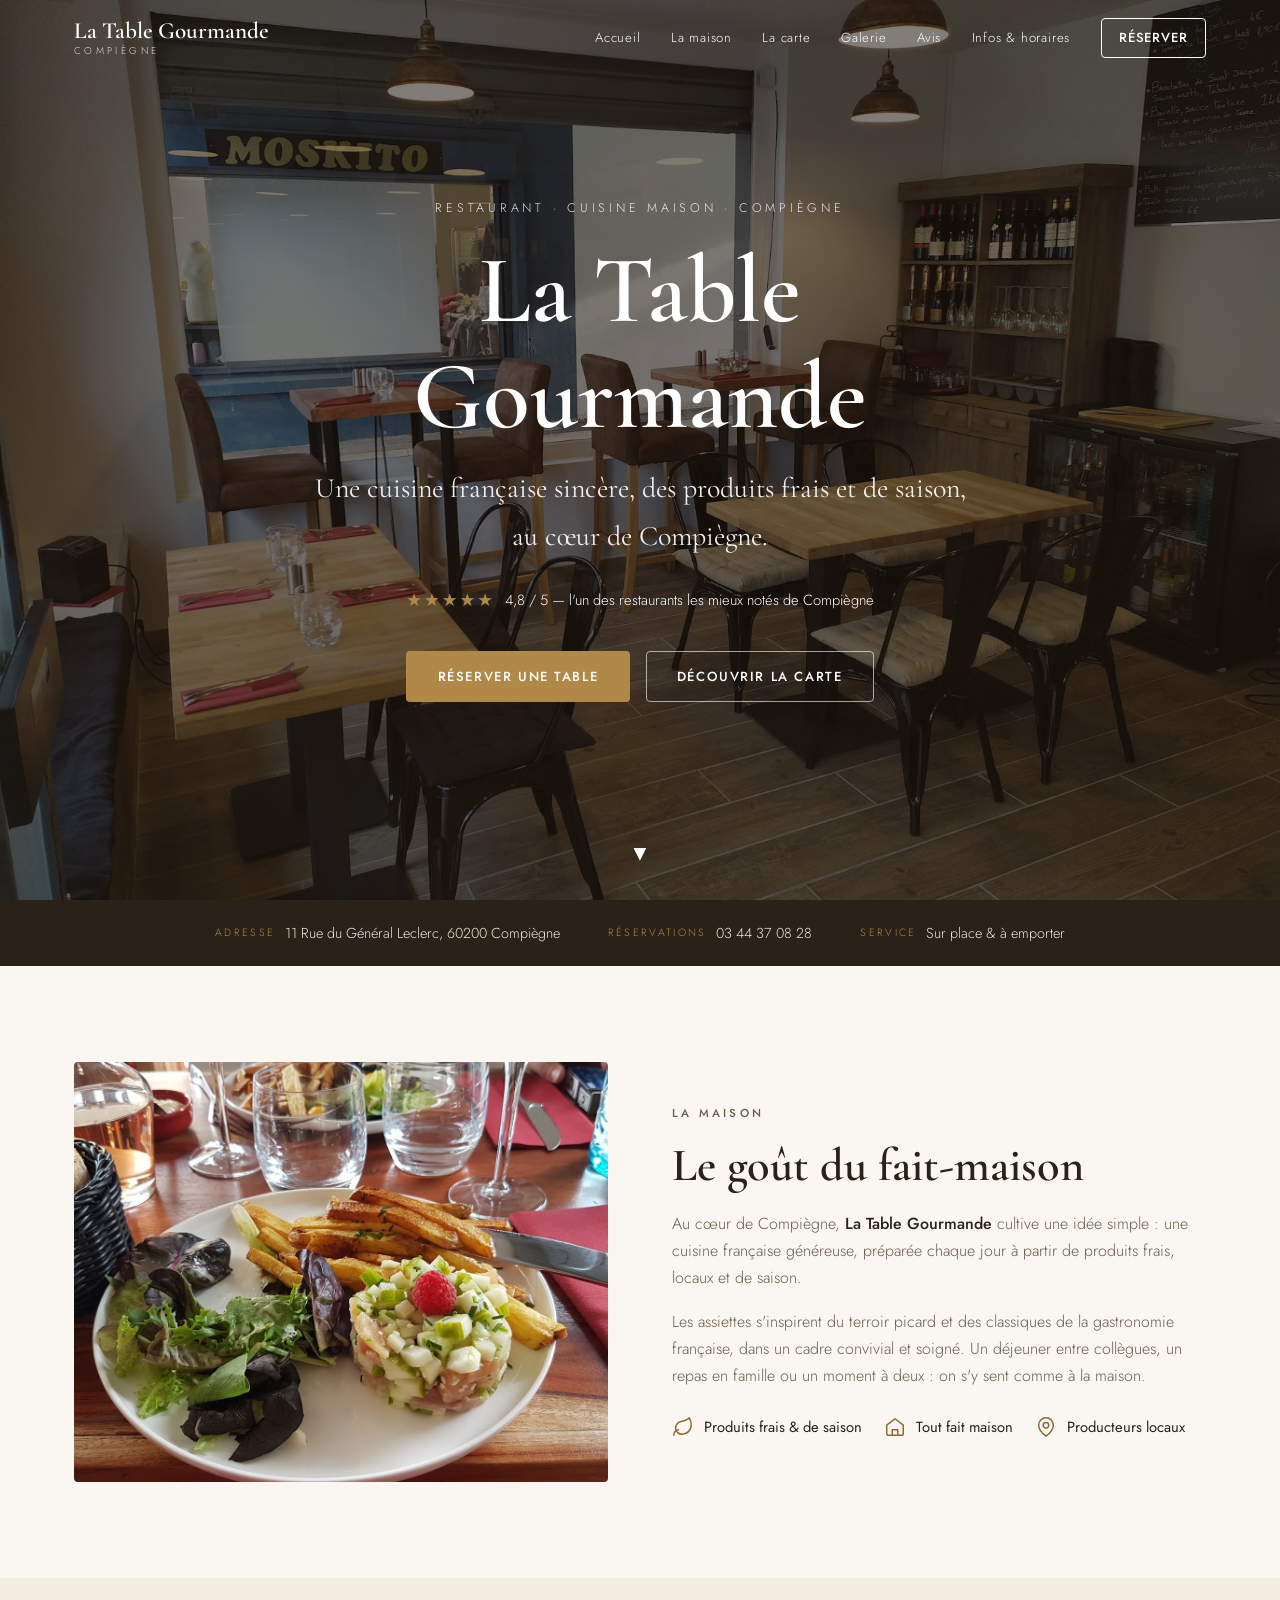
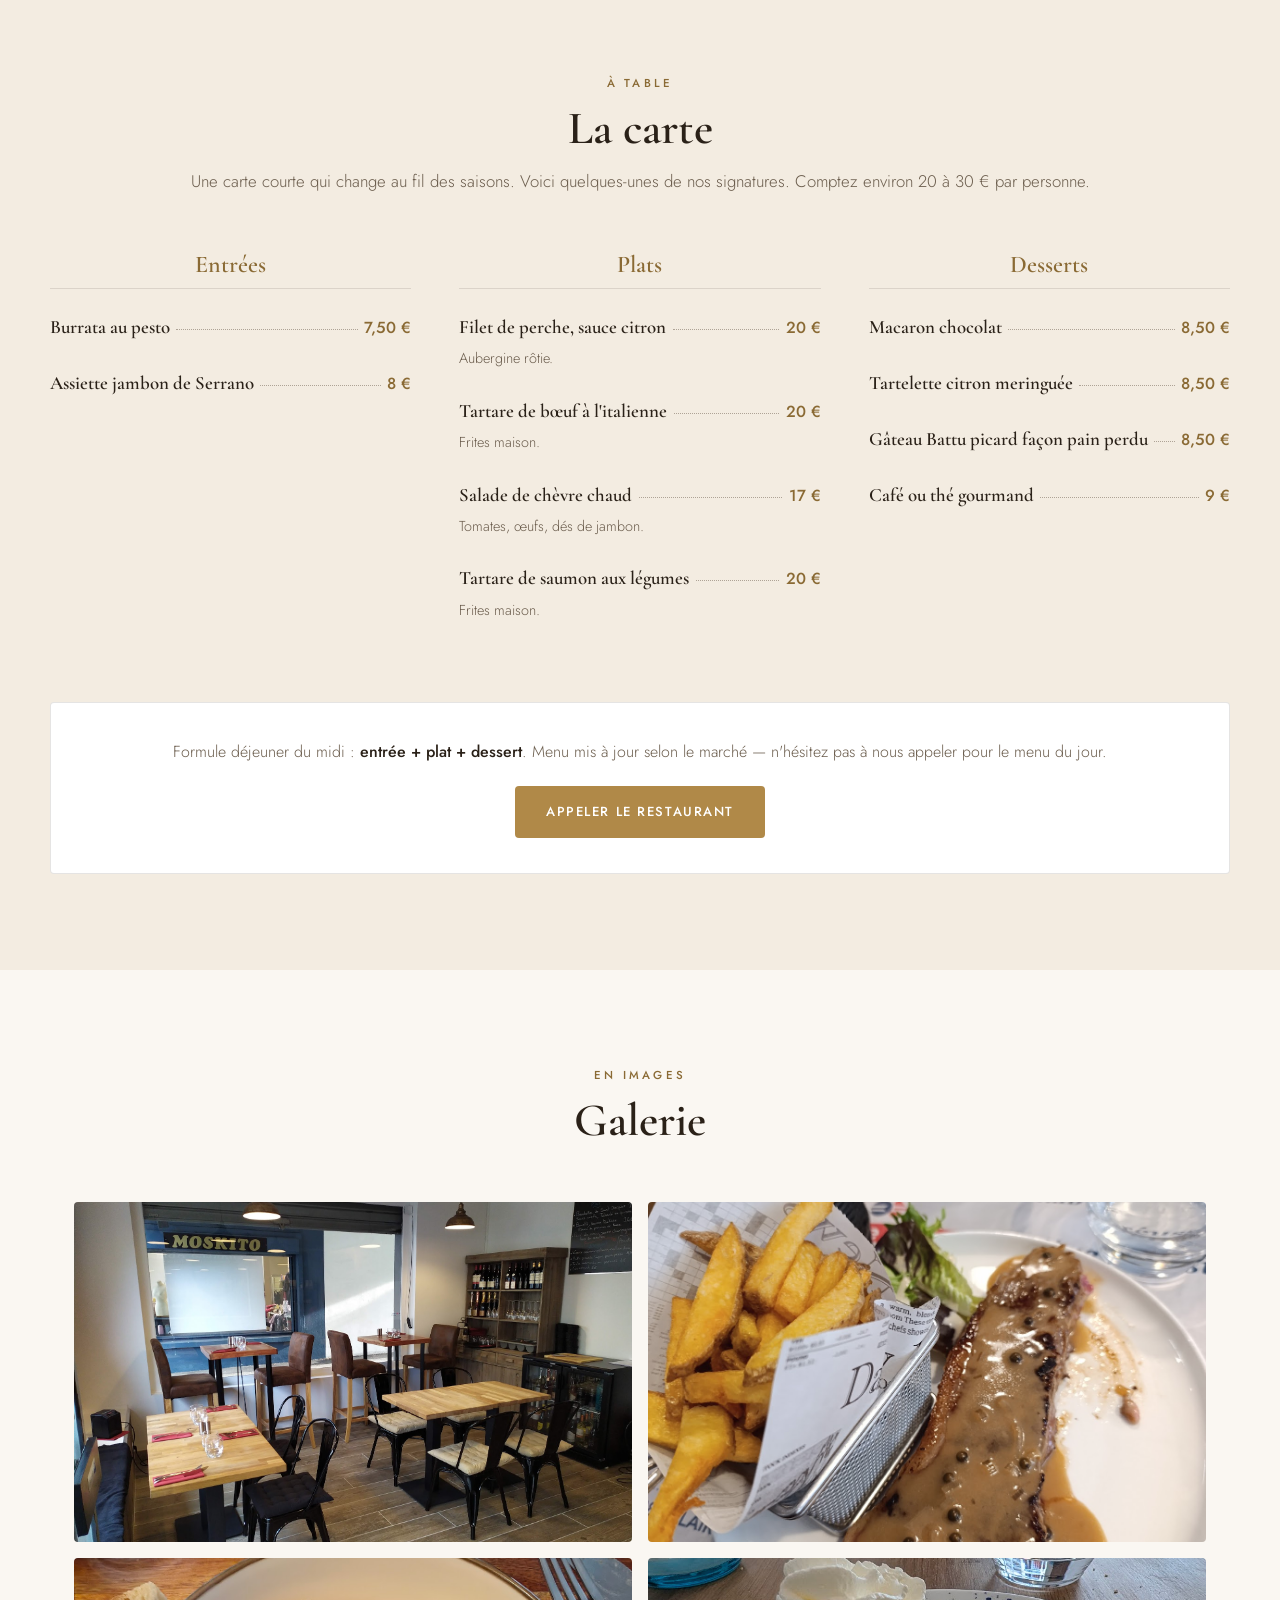
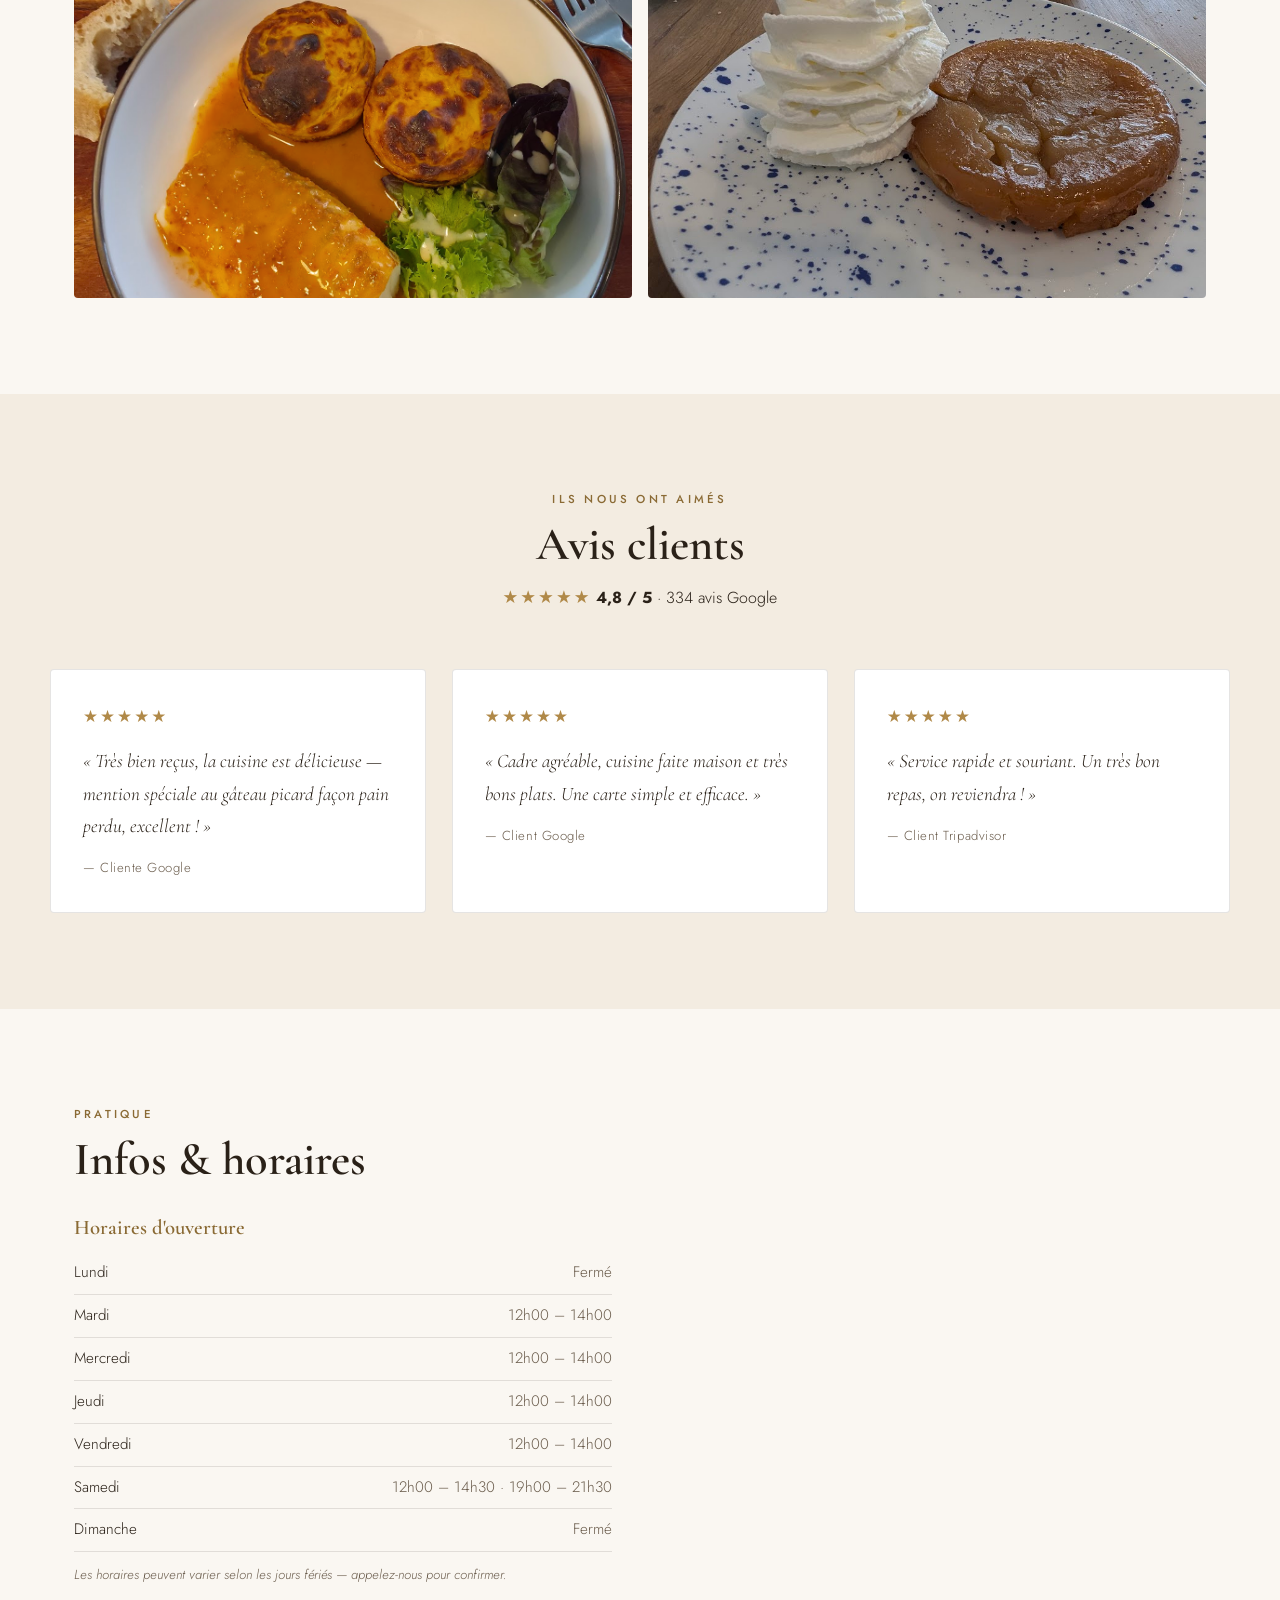
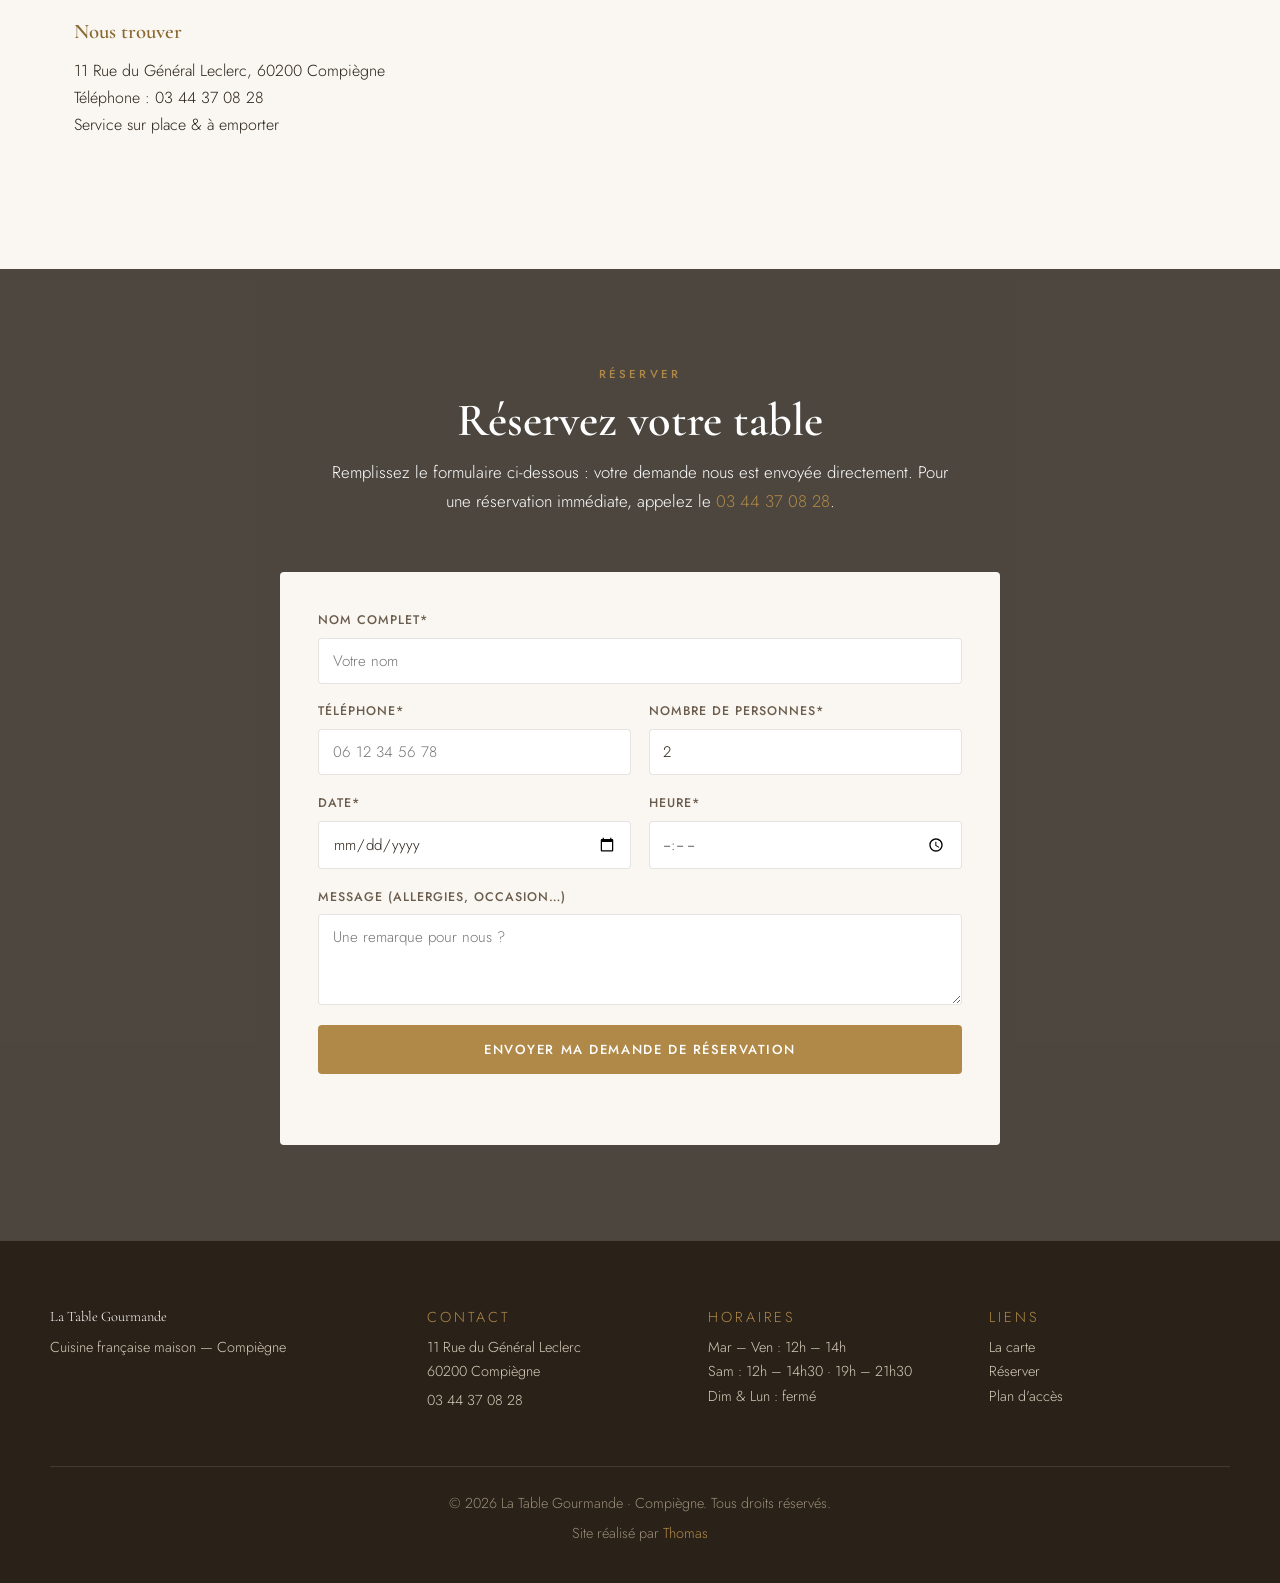
<file: index.html>
<!DOCTYPE html>
<html lang="fr">
<head>
  <meta charset="UTF-8" />
  <meta name="viewport" content="width=device-width, initial-scale=1.0" />
  <title>La Table Gourmande — Restaurant à Compiègne | Cuisine maison & terroir picard</title>
  <meta name="description" content="La Table Gourmande, restaurant de cuisine française maison au cœur de Compiègne. Produits frais, locaux et de saison. Spécialités picardes, foie gras, ris de veau. Réservez au 03 44 37 08 28." />
  <meta name="keywords" content="restaurant Compiègne, cuisine française, La Table Gourmande, spécialités picardes, restaurant gastronomique Compiègne, déjeuner Compiègne, foie gras, ris de veau" />
  <meta name="author" content="La Table Gourmande" />
  <meta name="robots" content="index, follow" />

  <!-- Favicon (SVG inline : monogramme TG, évite l'erreur 404 favicon.ico) -->
  <link rel="icon" href="data:image/svg+xml,%3Csvg xmlns='http://www.w3.org/2000/svg' viewBox='0 0 64 64'%3E%3Crect width='64' height='64' rx='12' fill='%23163a32'/%3E%3Ctext x='32' y='44' font-family='Georgia,serif' font-size='34' font-weight='700' fill='%23d9b26a' text-anchor='middle'%3ETG%3C/text%3E%3C/svg%3E" />

  <!-- Open Graph / réseaux sociaux -->
  <meta property="og:type" content="restaurant" />
  <meta property="og:title" content="La Table Gourmande — Restaurant à Compiègne" />
  <meta property="og:description" content="Cuisine française maison, produits frais et de saison. 4,8★ — l'un des restaurants les mieux notés de Compiègne." />
  <meta property="og:image" content="https://newtocode13yearsold.github.io/la-table-gourmande/images/hero.jpg" />
  <meta property="og:locale" content="fr_FR" />

  <link rel="preconnect" href="https://fonts.googleapis.com" />
  <link rel="preconnect" href="https://fonts.gstatic.com" crossorigin />
  <link href="https://fonts.googleapis.com/css2?family=Cormorant+Garamond:wght@400;500;600;700&family=Jost:wght@300;400;500;600&display=swap" rel="stylesheet" />
  <link rel="stylesheet" href="styles.css" />

  <!-- Données structurées Google (rich results : avis, horaires, adresse) -->
  <script type="application/ld+json">
  {
    "@context": "https://schema.org",
    "@type": "Restaurant",
    "name": "La Table Gourmande",
    "image": "https://newtocode13yearsold.github.io/la-table-gourmande/images/hero.jpg",
    "servesCuisine": ["Française", "Picarde", "Cuisine maison"],
    "priceRange": "€€",
    "telephone": "+33344370828",
    "address": {
      "@type": "PostalAddress",
      "streetAddress": "11 Rue du Général Leclerc",
      "addressLocality": "Compiègne",
      "postalCode": "60200",
      "addressCountry": "FR"
    },
    "geo": {
      "@type": "GeoCoordinates",
      "latitude": 49.4179,
      "longitude": 2.8261
    },
    "aggregateRating": {
      "@type": "AggregateRating",
      "ratingValue": "4.8",
      "reviewCount": "334"
    },
    "openingHoursSpecification": [
      { "@type": "OpeningHoursSpecification", "dayOfWeek": ["Tuesday","Wednesday","Thursday","Friday"], "opens": "12:00", "closes": "14:00" },
      { "@type": "OpeningHoursSpecification", "dayOfWeek": "Saturday", "opens": "12:00", "closes": "14:30" },
      { "@type": "OpeningHoursSpecification", "dayOfWeek": "Saturday", "opens": "19:00", "closes": "21:30" }
    ],
    "acceptsReservations": "True",
    "url": ""
  }
  </script>
</head>
<body>

  <!-- ===== Barre de navigation ===== -->
  <header class="nav" id="nav">
    <div class="nav__inner">
      <a href="#accueil" class="nav__brand">
        <span class="nav__brand-main">La Table Gourmande</span>
        <span class="nav__brand-sub">Compiègne</span>
      </a>
      <nav class="nav__links" id="navLinks">
        <a href="#accueil">Accueil</a>
        <a href="#histoire">La maison</a>
        <a href="#carte">La carte</a>
        <a href="#galerie">Galerie</a>
        <a href="#avis">Avis</a>
        <a href="#infos">Infos &amp; horaires</a>
        <a href="#reservation" class="nav__cta">Réserver</a>
      </nav>
      <button class="nav__burger" id="burger" aria-label="Ouvrir le menu" aria-expanded="false">
        <span></span><span></span><span></span>
      </button>
    </div>
  </header>

  <!-- ===== Hero ===== -->
  <section class="hero" id="accueil">
    <div class="hero__overlay"></div>
    <div class="hero__content">
      <p class="hero__eyebrow">Restaurant · Cuisine maison · Compiègne</p>
      <h1 class="hero__title">La Table Gourmande</h1>
      <p class="hero__tagline">Une cuisine française sincère, des produits frais et de saison,<br />au cœur de Compiègne.</p>
      <div class="hero__rating">
        <span class="stars" aria-hidden="true">★★★★★</span>
        <span>4,8 / 5 — l'un des restaurants les mieux notés de Compiègne</span>
      </div>
      <div class="hero__actions">
        <a href="#reservation" class="btn btn--primary">Réserver une table</a>
        <a href="#carte" class="btn btn--ghost">Découvrir la carte</a>
      </div>
    </div>
    <a href="#histoire" class="hero__scroll" aria-label="Descendre">▾</a>
  </section>

  <!-- ===== Bandeau pratique ===== -->
  <section class="strip">
    <div class="strip__item"><span class="strip__label">Adresse</span><span>11 Rue du Général Leclerc, 60200 Compiègne</span></div>
    <div class="strip__item"><span class="strip__label">Réservations</span><a href="tel:+33344370828">03 44 37 08 28</a></div>
    <div class="strip__item"><span class="strip__label">Service</span><span>Sur place &amp; à emporter</span></div>
  </section>

  <!-- ===== La maison ===== -->
  <section class="section histoire" id="histoire">
    <div class="histoire__grid">
      <div class="histoire__media">
        <img src="images/maison.jpg" alt="Assiette maison : tartare de saumon, frites maison et salade" loading="lazy" />
      </div>
      <div class="histoire__text">
        <p class="eyebrow">La maison</p>
        <h2>Le goût du fait-maison</h2>
        <p>Au cœur de Compiègne, <strong>La Table Gourmande</strong> cultive une idée simple : une cuisine française généreuse, préparée chaque jour à partir de produits frais, locaux et de saison.</p>
        <p>Les assiettes s'inspirent du terroir picard et des classiques de la gastronomie française, dans un cadre convivial et soigné. Un déjeuner entre collègues, un repas en famille ou un moment à deux : on s'y sent comme à la maison.</p>
        <ul class="histoire__points">
          <li>
            <svg viewBox="0 0 24 24" fill="none" stroke="currentColor" stroke-width="1.6" stroke-linecap="round" stroke-linejoin="round" aria-hidden="true"><path d="M11 20A7 7 0 0 1 9.8 6.1C15.5 5 17 4.48 19 2c1 2 2 4.18 2 8 0 5.5-4.78 10-10 10Z"/><path d="M2 21c0-3 1.85-5.36 5.08-6"/></svg>
            Produits frais &amp; de saison
          </li>
          <li>
            <svg viewBox="0 0 24 24" fill="none" stroke="currentColor" stroke-width="1.6" stroke-linecap="round" stroke-linejoin="round" aria-hidden="true"><path d="M3 10l9-7 9 7v9a2 2 0 0 1-2 2H5a2 2 0 0 1-2-2z"/><path d="M9 21v-6h6v6"/></svg>
            Tout fait maison
          </li>
          <li>
            <svg viewBox="0 0 24 24" fill="none" stroke="currentColor" stroke-width="1.6" stroke-linecap="round" stroke-linejoin="round" aria-hidden="true"><path d="M20 10c0 6-8 12-8 12s-8-6-8-12a8 8 0 0 1 16 0Z"/><circle cx="12" cy="10" r="3"/></svg>
            Producteurs locaux
          </li>
        </ul>
      </div>
    </div>
  </section>

  <!-- ===== La carte ===== -->
  <section class="section carte" id="carte">
    <div class="section__head">
      <p class="eyebrow">À table</p>
      <h2>La carte</h2>
      <p class="section__lead">Une carte courte qui change au fil des saisons. Voici quelques-unes de nos signatures. Comptez environ 20 à 30 € par personne.</p>
    </div>

    <div class="menu">
      <div class="menu__col">
        <h3 class="menu__cat">Entrées</h3>
        <div class="menu__item"><div class="menu__line"><span class="menu__name">Burrata au pesto</span><span class="dots"></span><span class="menu__price">7,50 €</span></div></div>
        <div class="menu__item"><div class="menu__line"><span class="menu__name">Assiette jambon de Serrano</span><span class="dots"></span><span class="menu__price">8 €</span></div></div>
      </div>

      <div class="menu__col">
        <h3 class="menu__cat">Plats</h3>
        <div class="menu__item"><div class="menu__line"><span class="menu__name">Filet de perche, sauce citron</span><span class="dots"></span><span class="menu__price">20 €</span></div><p class="menu__desc">Aubergine rôtie.</p></div>
        <div class="menu__item"><div class="menu__line"><span class="menu__name">Tartare de bœuf à l'italienne</span><span class="dots"></span><span class="menu__price">20 €</span></div><p class="menu__desc">Frites maison.</p></div>
        <div class="menu__item"><div class="menu__line"><span class="menu__name">Salade de chèvre chaud</span><span class="dots"></span><span class="menu__price">17 €</span></div><p class="menu__desc">Tomates, œufs, dés de jambon.</p></div>
        <div class="menu__item"><div class="menu__line"><span class="menu__name">Tartare de saumon aux légumes</span><span class="dots"></span><span class="menu__price">20 €</span></div><p class="menu__desc">Frites maison.</p></div>
      </div>

      <div class="menu__col">
        <h3 class="menu__cat">Desserts</h3>
        <div class="menu__item"><div class="menu__line"><span class="menu__name">Macaron chocolat</span><span class="dots"></span><span class="menu__price">8,50 €</span></div></div>
        <div class="menu__item"><div class="menu__line"><span class="menu__name">Tartelette citron meringuée</span><span class="dots"></span><span class="menu__price">8,50 €</span></div></div>
        <div class="menu__item"><div class="menu__line"><span class="menu__name">Gâteau Battu picard façon pain perdu</span><span class="dots"></span><span class="menu__price">8,50 €</span></div></div>
        <div class="menu__item"><div class="menu__line"><span class="menu__name">Café ou thé gourmand</span><span class="dots"></span><span class="menu__price">9 €</span></div></div>
      </div>
    </div>

    <div class="carte__note">
      <p>Formule déjeuner du midi : <strong>entrée + plat + dessert</strong>. Menu mis à jour selon le marché — n'hésitez pas à nous appeler pour le menu du jour.</p>
      <a href="tel:+33344370828" class="btn btn--primary">Appeler le restaurant</a>
    </div>
  </section>

  <!-- ===== Galerie ===== -->
  <section class="section galerie" id="galerie">
    <div class="section__head">
      <p class="eyebrow">En images</p>
      <h2>Galerie</h2>
    </div>
    <div class="gallery">
      <img src="images/hero.jpg" alt="La salle du restaurant La Table Gourmande" loading="lazy" />
      <img src="images/gallery-1.jpg" alt="Pièce de viande, sauce au poivre vert, frites maison et salade" loading="lazy" />
      <img src="images/gallery-2.jpg" alt="Plat gratiné et sa garniture, salade fraîche" loading="lazy" />
      <img src="images/gallery-3.jpg" alt="Tarte Tatin maison et sa chantilly" loading="lazy" />
    </div>
  </section>

  <!-- ===== Avis ===== -->
  <section class="section avis" id="avis">
    <div class="section__head">
      <p class="eyebrow">Ils nous ont aimés</p>
      <h2>Avis clients</h2>
      <div class="avis__score"><span class="stars">★★★★★</span> <strong>4,8 / 5</strong> · 334 avis Google</div>
    </div>
    <div class="reviews">
      <blockquote class="review">
        <span class="stars">★★★★★</span>
        <p>« Très bien reçus, la cuisine est délicieuse — mention spéciale au gâteau picard façon pain perdu, excellent ! »</p>
        <footer>— Cliente Google</footer>
      </blockquote>
      <blockquote class="review">
        <span class="stars">★★★★★</span>
        <p>« Cadre agréable, cuisine faite maison et très bons plats. Une carte simple et efficace. »</p>
        <footer>— Client Google</footer>
      </blockquote>
      <blockquote class="review">
        <span class="stars">★★★★★</span>
        <p>« Service rapide et souriant. Un très bon repas, on reviendra ! »</p>
        <footer>— Client Tripadvisor</footer>
      </blockquote>
    </div>
  </section>

  <!-- ===== Infos & horaires + carte ===== -->
  <section class="section infos" id="infos">
    <div class="infos__grid">
      <div class="infos__block">
        <p class="eyebrow">Pratique</p>
        <h2>Infos &amp; horaires</h2>

        <div class="infos__row">
          <h3>Horaires d'ouverture</h3>
          <table class="hours">
            <tr><td>Lundi</td><td class="closed">Fermé</td></tr>
            <tr><td>Mardi</td><td>12h00 – 14h00</td></tr>
            <tr><td>Mercredi</td><td>12h00 – 14h00</td></tr>
            <tr><td>Jeudi</td><td>12h00 – 14h00</td></tr>
            <tr><td>Vendredi</td><td>12h00 – 14h00</td></tr>
            <tr><td>Samedi</td><td>12h00 – 14h30 · 19h00 – 21h30</td></tr>
            <tr><td>Dimanche</td><td class="closed">Fermé</td></tr>
          </table>
          <p class="infos__hint">Les horaires peuvent varier selon les jours fériés — appelez-nous pour confirmer.</p>
        </div>

        <div class="infos__row">
          <h3>Nous trouver</h3>
          <p><a href="https://maps.google.com/?q=La+Table+Gourmande+11+Rue+du+Général+Leclerc+Compiègne" target="_blank" rel="noopener">11 Rue du Général Leclerc, 60200 Compiègne</a></p>
          <p>Téléphone : <a href="tel:+33344370828">03 44 37 08 28</a></p>
          <p>Service sur place &amp; à emporter</p>
        </div>
      </div>

      <div class="infos__map">
        <iframe
          title="Carte — La Table Gourmande, Compiègne"
          src="https://www.google.com/maps?q=11%20Rue%20du%20G%C3%A9n%C3%A9ral%20Leclerc%2C%2060200%20Compi%C3%A8gne&output=embed"
          loading="lazy"
          referrerpolicy="no-referrer-when-downgrade"></iframe>
      </div>
    </div>
  </section>

  <!-- ===== Réservation ===== -->
  <section class="section reservation" id="reservation">
    <div class="reservation__inner">
      <div class="section__head">
        <p class="eyebrow">Réserver</p>
        <h2>Réservez votre table</h2>
        <p class="section__lead">Remplissez le formulaire ci-dessous : votre demande nous est envoyée directement. Pour une réservation immédiate, appelez le <a href="tel:+33344370828">03 44 37 08 28</a>.</p>
      </div>

      <form class="form" id="reservationForm" novalidate>
        <div class="form__grid">
          <label class="form__full">Nom complet*
            <input type="text" name="nom" required placeholder="Votre nom" />
          </label>
          <label>Téléphone*
            <input type="tel" name="tel" required placeholder="06 12 34 56 78" />
          </label>
          <label>Nombre de personnes*
            <input type="number" name="couverts" min="1" max="30" value="2" required />
          </label>
          <label>Date*
            <input type="date" name="date" required />
          </label>
          <label>Heure*
            <input type="time" name="heure" required />
          </label>
        </div>
        <label>Message (allergies, occasion…)
          <textarea name="message" rows="3" placeholder="Une remarque pour nous ?"></textarea>
        </label>
        <button type="submit" class="btn btn--primary btn--full">Envoyer ma demande de réservation</button>
        <p class="form__status" id="formStatus" role="status"></p>
      </form>
    </div>
  </section>

  <!-- ===== Pied de page ===== -->
  <footer class="footer">
    <div class="footer__grid">
      <div>
        <p class="footer__brand">La Table Gourmande</p>
        <p>Cuisine française maison — Compiègne</p>
      </div>
      <div>
        <p class="footer__title">Contact</p>
        <p>11 Rue du Général Leclerc<br />60200 Compiègne</p>
        <p><a href="tel:+33344370828">03 44 37 08 28</a></p>
      </div>
      <div>
        <p class="footer__title">Horaires</p>
        <p>Mar – Ven : 12h – 14h<br />Sam : 12h – 14h30 · 19h – 21h30<br />Dim &amp; Lun : fermé</p>
      </div>
      <div>
        <p class="footer__title">Liens</p>
        <p><a href="#carte">La carte</a><br /><a href="#reservation">Réserver</a><br /><a href="https://maps.google.com/?q=La+Table+Gourmande+Compiègne" target="_blank" rel="noopener">Plan d'accès</a></p>
      </div>
    </div>
    <div class="footer__bottom">
      <p>© <span id="year"></span> La Table Gourmande · Compiègne. Tous droits réservés.</p>
      <p class="footer__credit">Site réalisé par <a href="https://portfolio.ciril8596.workers.dev/" target="_blank" rel="noopener">Thomas</a></p>
    </div>
  </footer>

  <a href="tel:+33344370828" class="fab" aria-label="Appeler le restaurant">📞</a>

  <script src="script.js"></script>
</body>
</html>
</file>
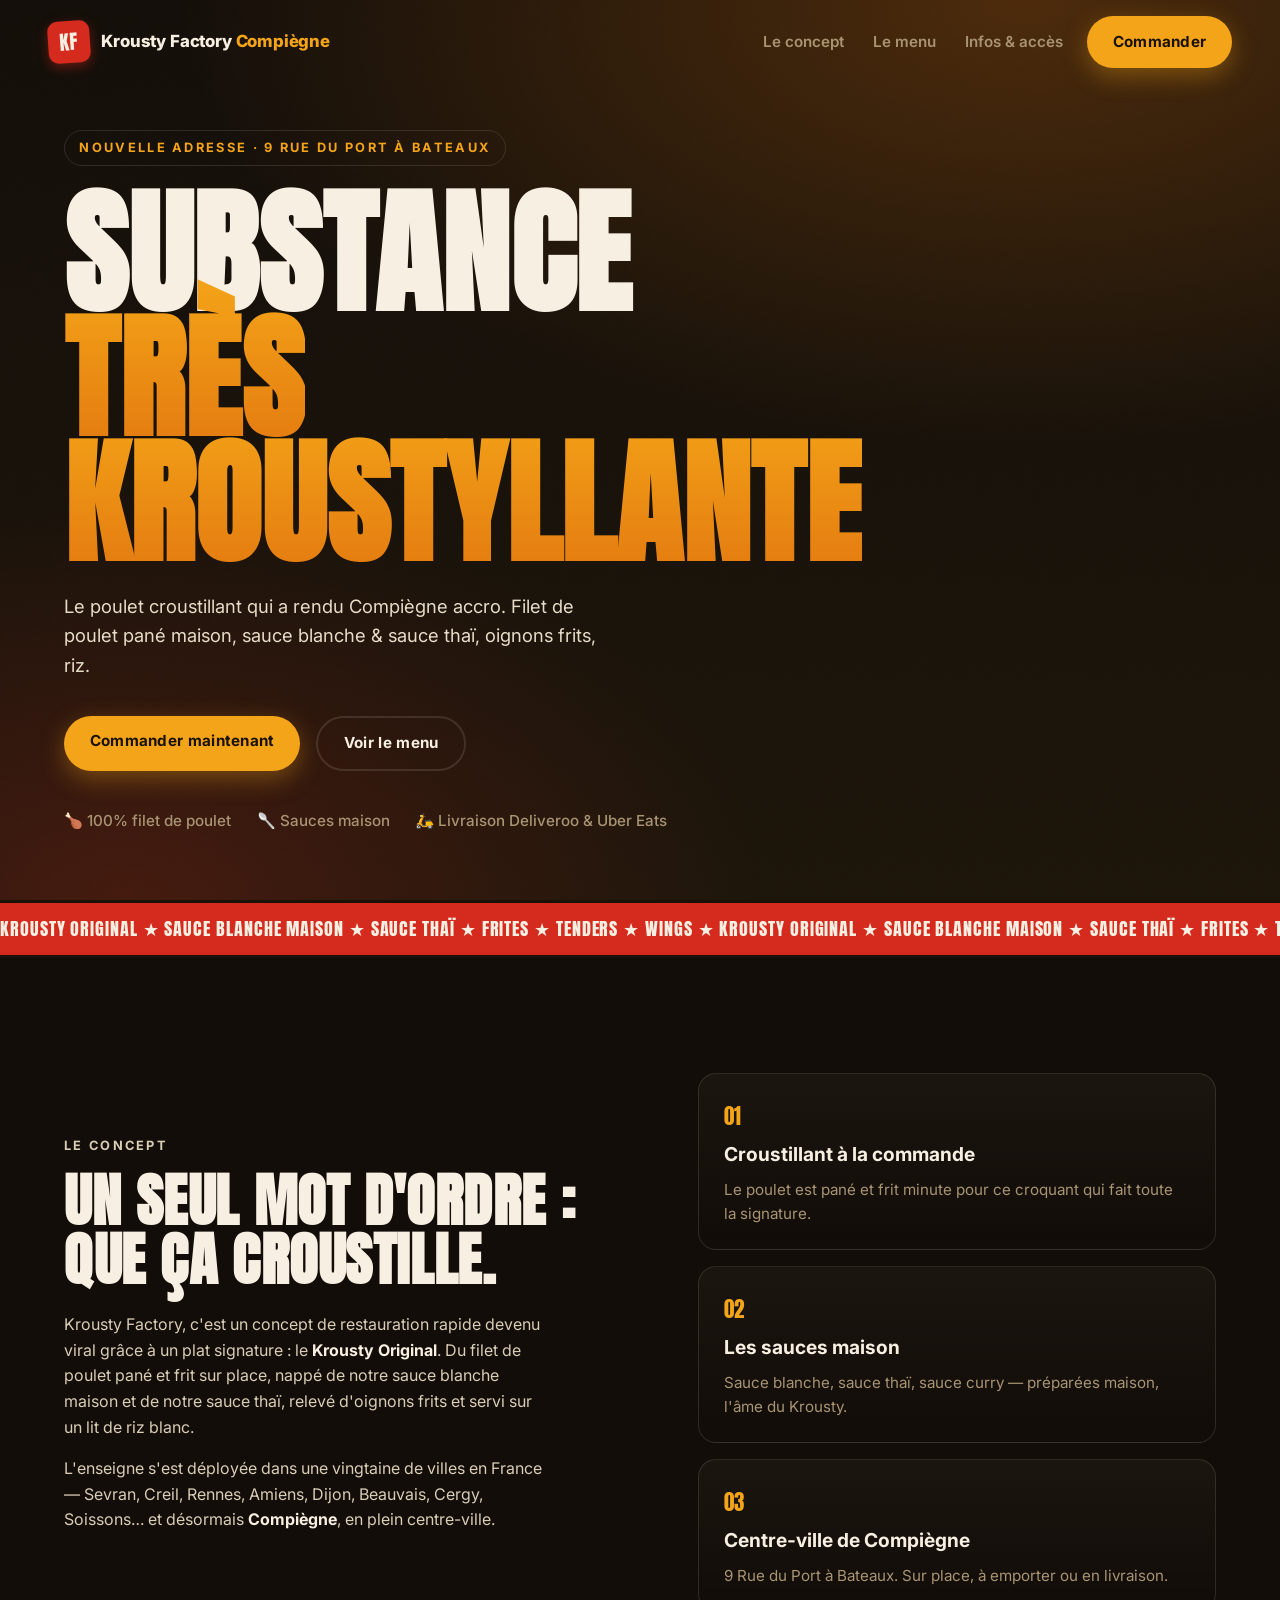
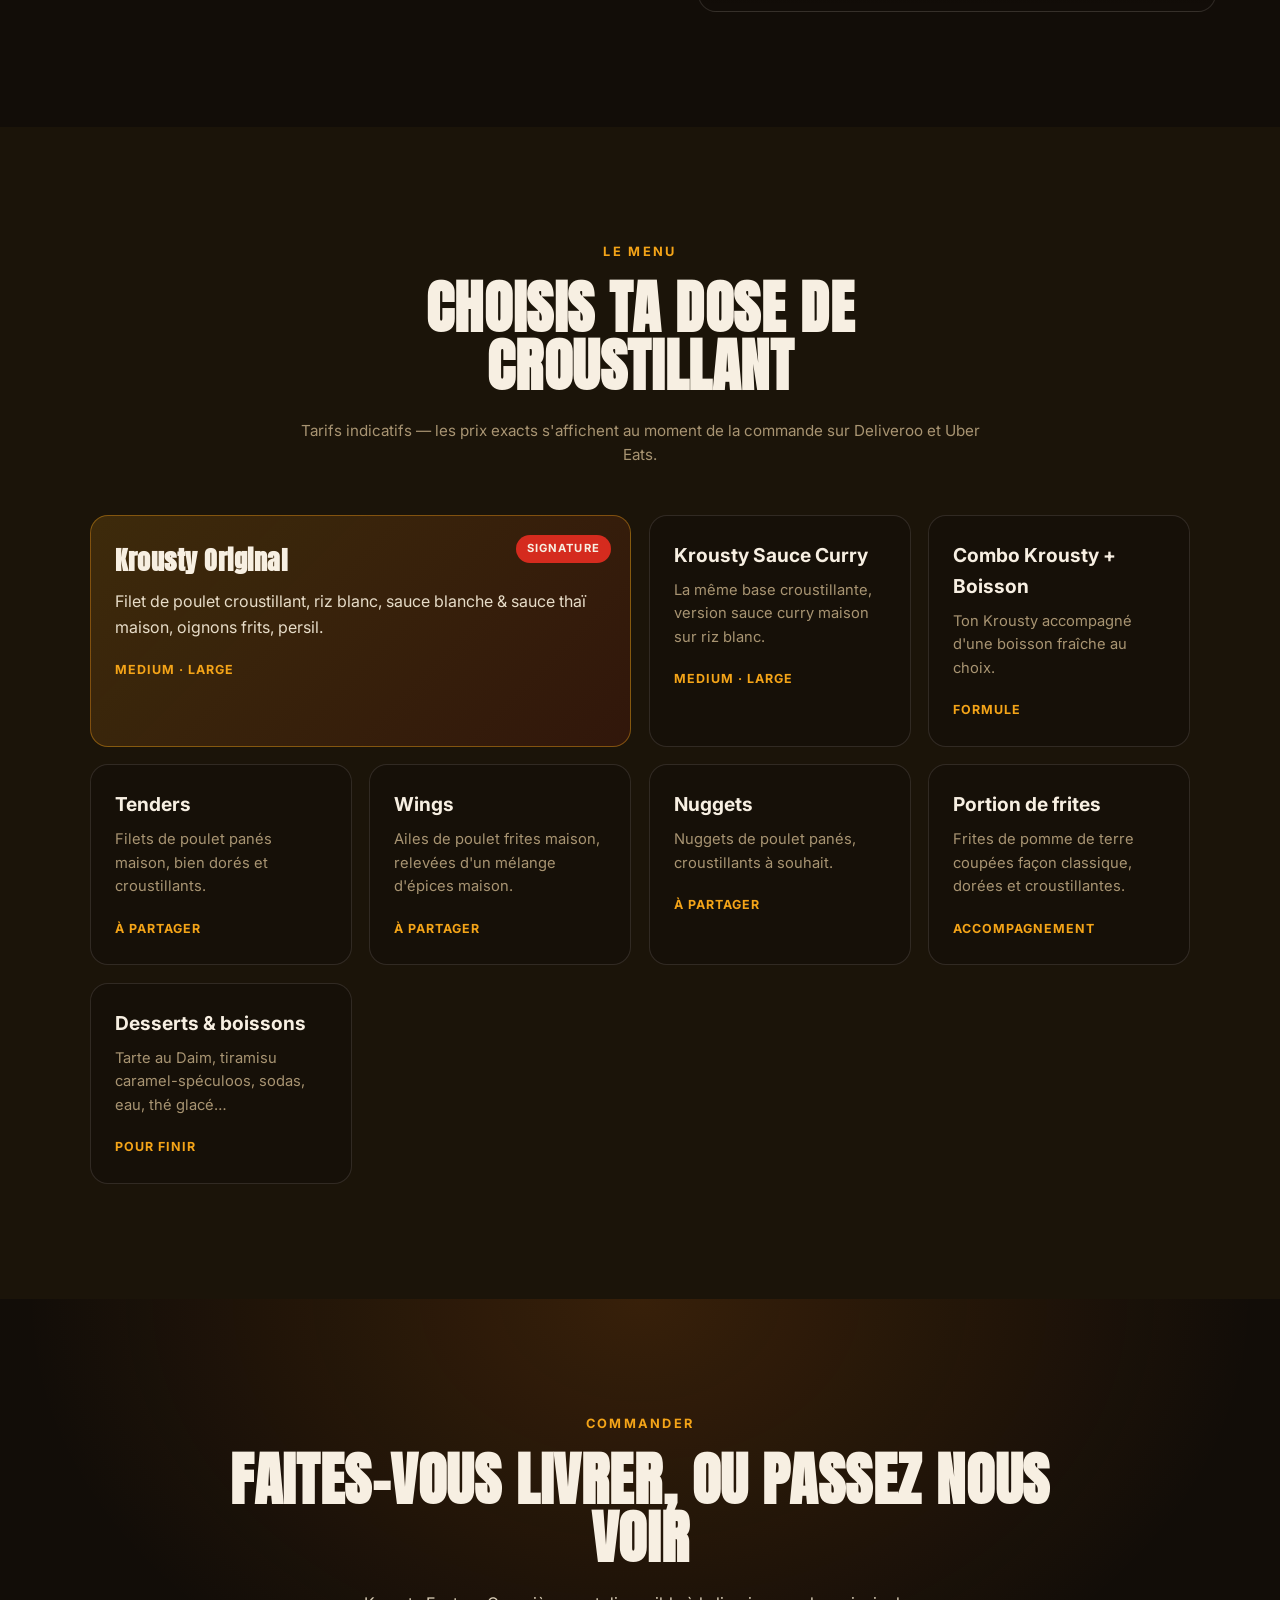
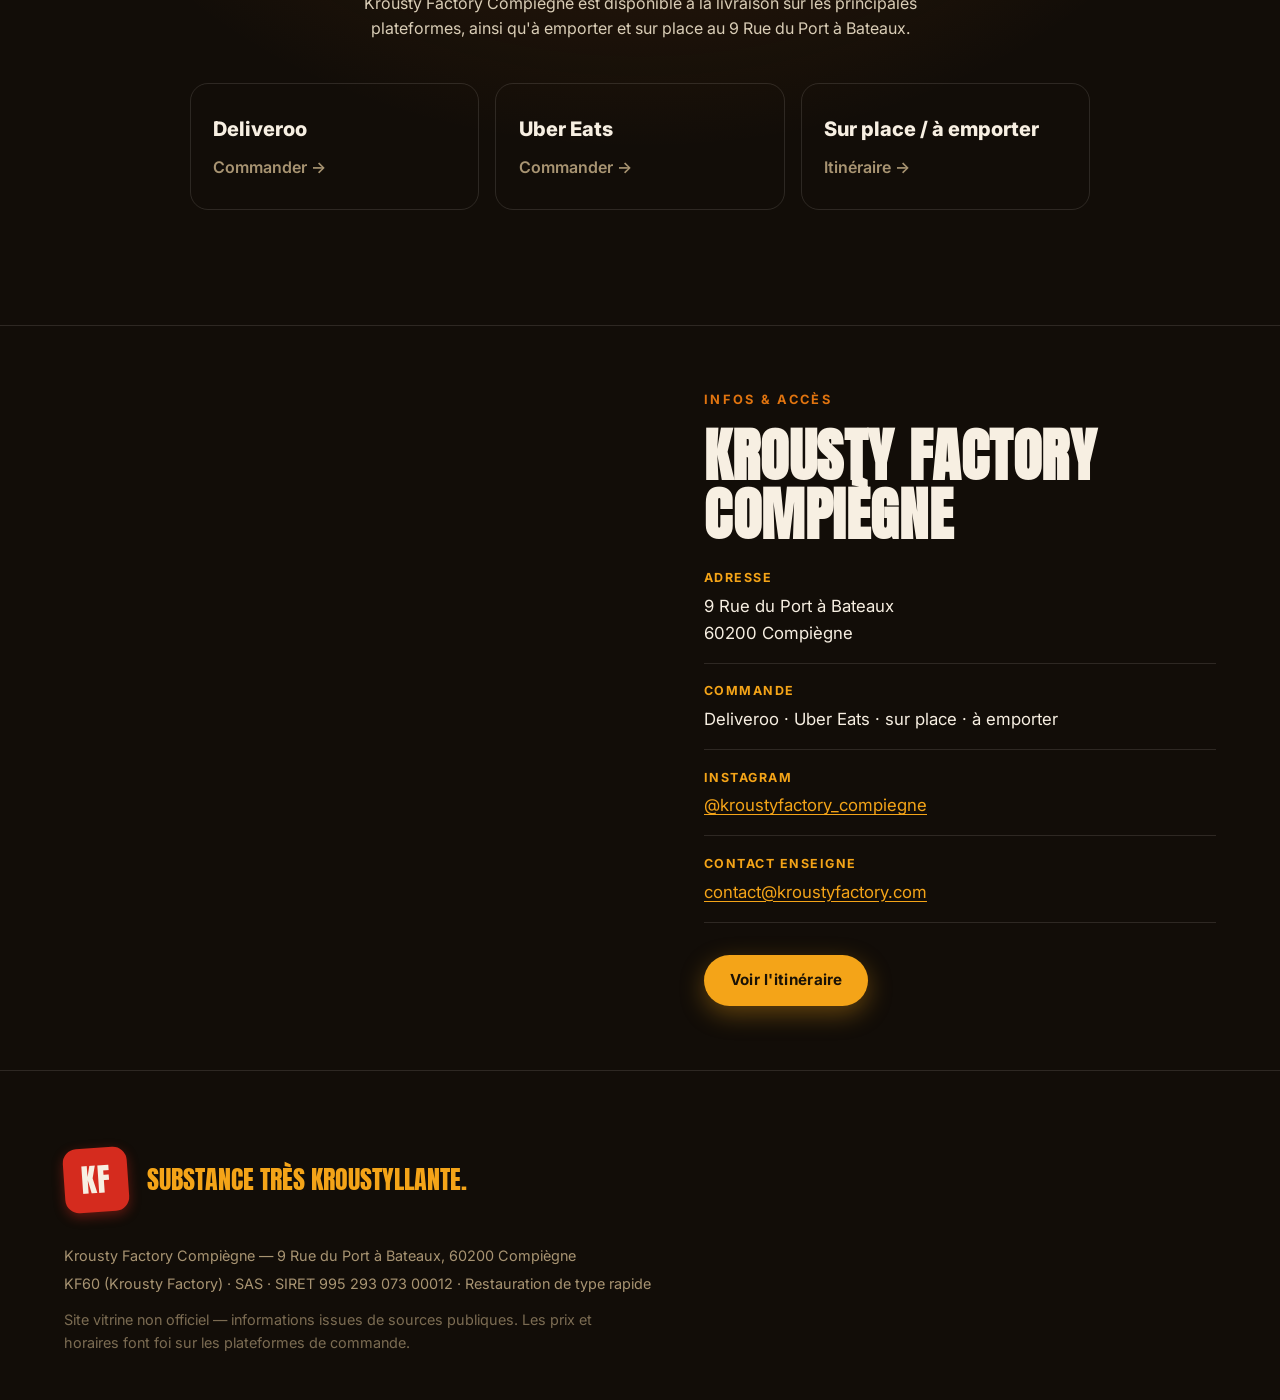
<file: krousty-factory/index.html>
<!DOCTYPE html>
<html lang="fr">
<head>
<meta charset="UTF-8">
<meta name="viewport" content="width=device-width, initial-scale=1.0">
<title>Krousty Factory Compiègne — Substance très Kroustyllante</title>
<meta name="description" content="Krousty Factory Compiègne — poulet croustillant, sauces maison, riz et frites. 9 Rue du Port à Bateaux, 60200 Compiègne. Commandez via Deliveroo et Uber Eats.">
<link rel="preconnect" href="https://fonts.googleapis.com">
<link rel="preconnect" href="https://fonts.gstatic.com" crossorigin>
<link href="https://fonts.googleapis.com/css2?family=Anton&family=Inter:wght@400;500;600;700;800&display=swap" rel="stylesheet">
<link rel="stylesheet" href="styles.css">
</head>
<body>

<header class="nav" id="nav">
  <a href="#top" class="brand">
    <span class="brand-mark">KF</span>
    <span class="brand-text">Krousty Factory <em>Compiègne</em></span>
  </a>
  <nav class="nav-links">
    <a href="#concept">Le concept</a>
    <a href="#menu">Le menu</a>
    <a href="#infos">Infos & accès</a>
  </nav>
  <a class="btn btn-order nav-cta" href="#commander">Commander</a>
  <button class="nav-toggle" id="navToggle" aria-label="Menu">☰</button>
</header>

<main id="top">

  <!-- HERO -->
  <section class="hero">
    <div class="hero-grain"></div>
    <div class="hero-inner">
      <p class="eyebrow">Nouvelle adresse · 9 Rue du Port à Bateaux</p>
      <h1>SUBSTANCE<br><span class="krousty">TRÈS KROUSTYLLANTE</span></h1>
      <p class="hero-sub">Le poulet croustillant qui a rendu Compiègne accro.
        Filet de poulet pané maison, sauce blanche & sauce thaï, oignons frits, riz.</p>
      <div class="hero-actions">
        <a class="btn btn-order" href="#commander">Commander maintenant</a>
        <a class="btn btn-ghost" href="#menu">Voir le menu</a>
      </div>
      <ul class="hero-tags">
        <li>🍗 100% filet de poulet</li>
        <li>🥄 Sauces maison</li>
        <li>🛵 Livraison Deliveroo & Uber Eats</li>
      </ul>
    </div>
  </section>

  <!-- MARQUEE -->
  <div class="marquee" aria-hidden="true">
    <div class="marquee-track">
      <span>KROUSTY ORIGINAL ★ SAUCE BLANCHE MAISON ★ SAUCE THAÏ ★ FRITES ★ TENDERS ★ WINGS ★ KROUSTY ORIGINAL ★ SAUCE BLANCHE MAISON ★ SAUCE THAÏ ★ FRITES ★ TENDERS ★ WINGS ★&nbsp;</span>
    </div>
  </div>

  <!-- CONCEPT -->
  <section class="concept" id="concept">
    <div class="concept-text">
      <p class="section-kicker">Le concept</p>
      <h2>Un seul mot d'ordre : que ça croustille.</h2>
      <p>Krousty Factory, c'est un concept de restauration rapide devenu viral grâce
        à un plat signature : le <strong>Krousty Original</strong>. Du filet de poulet pané
        et frit sur place, nappé de notre sauce blanche maison et de notre sauce thaï,
        relevé d'oignons frits et servi sur un lit de riz blanc.</p>
      <p>L'enseigne s'est déployée dans une vingtaine de villes en France — Sevran, Creil,
        Rennes, Amiens, Dijon, Beauvais, Cergy, Soissons… et désormais
        <strong>Compiègne</strong>, en plein centre-ville.</p>
    </div>
    <div class="concept-cards">
      <div class="ccard">
        <span class="ccard-num">01</span>
        <h3>Croustillant à la commande</h3>
        <p>Le poulet est pané et frit minute pour ce croquant qui fait toute la signature.</p>
      </div>
      <div class="ccard">
        <span class="ccard-num">02</span>
        <h3>Les sauces maison</h3>
        <p>Sauce blanche, sauce thaï, sauce curry — préparées maison, l'âme du Krousty.</p>
      </div>
      <div class="ccard">
        <span class="ccard-num">03</span>
        <h3>Centre-ville de Compiègne</h3>
        <p>9 Rue du Port à Bateaux. Sur place, à emporter ou en livraison.</p>
      </div>
    </div>
  </section>

  <!-- MENU -->
  <section class="menu" id="menu">
    <div class="menu-head">
      <p class="section-kicker light">Le menu</p>
      <h2>Choisis ta dose de croustillant</h2>
      <p class="menu-note">Tarifs indicatifs — les prix exacts s'affichent au moment de la commande
        sur Deliveroo et Uber Eats.</p>
    </div>

    <div class="menu-grid">

      <article class="dish dish-feature">
        <div class="dish-badge">Signature</div>
        <h3>Krousty Original</h3>
        <p>Filet de poulet croustillant, riz blanc, sauce blanche & sauce thaï maison,
          oignons frits, persil.</p>
        <span class="dish-size">Medium · Large</span>
      </article>

      <article class="dish">
        <h3>Krousty Sauce Curry</h3>
        <p>La même base croustillante, version sauce curry maison sur riz blanc.</p>
        <span class="dish-size">Medium · Large</span>
      </article>

      <article class="dish">
        <h3>Combo Krousty + Boisson</h3>
        <p>Ton Krousty accompagné d'une boisson fraîche au choix.</p>
        <span class="dish-size">Formule</span>
      </article>

      <article class="dish">
        <h3>Tenders</h3>
        <p>Filets de poulet panés maison, bien dorés et croustillants.</p>
        <span class="dish-size">À partager</span>
      </article>

      <article class="dish">
        <h3>Wings</h3>
        <p>Ailes de poulet frites maison, relevées d'un mélange d'épices maison.</p>
        <span class="dish-size">À partager</span>
      </article>

      <article class="dish">
        <h3>Nuggets</h3>
        <p>Nuggets de poulet panés, croustillants à souhait.</p>
        <span class="dish-size">À partager</span>
      </article>

      <article class="dish">
        <h3>Portion de frites</h3>
        <p>Frites de pomme de terre coupées façon classique, dorées et croustillantes.</p>
        <span class="dish-size">Accompagnement</span>
      </article>

      <article class="dish">
        <h3>Desserts & boissons</h3>
        <p>Tarte au Daim, tiramisu caramel-spéculoos, sodas, eau, thé glacé…</p>
        <span class="dish-size">Pour finir</span>
      </article>

    </div>
  </section>

  <!-- ORDER -->
  <section class="order" id="commander">
    <div class="order-inner">
      <p class="section-kicker light">Commander</p>
      <h2>Faites-vous livrer, ou passez nous voir</h2>
      <p class="order-sub">Krousty Factory Compiègne est disponible à la livraison sur les
        principales plateformes, ainsi qu'à emporter et sur place au 9 Rue du Port à Bateaux.</p>
      <div class="order-platforms">
        <a class="platform deliveroo" href="https://deliveroo.fr/fr/menu/compiegne/compiegne-centre-ville/krousty-factory-compiegne-9-rue-du-port-a-bateaux" target="_blank" rel="noopener">
          <span class="platform-name">Deliveroo</span>
          <span class="platform-cta">Commander →</span>
        </a>
        <a class="platform ubereats" href="https://www.ubereats.com/fr/search?q=Krousty%20Factory%20Compiegne" target="_blank" rel="noopener">
          <span class="platform-name">Uber Eats</span>
          <span class="platform-cta">Commander →</span>
        </a>
        <a class="platform store" href="https://maps.google.com/?q=Krousty+Factory+9+Rue+du+Port+à+Bateaux+60200+Compiègne" target="_blank" rel="noopener">
          <span class="platform-name">Sur place / à emporter</span>
          <span class="platform-cta">Itinéraire →</span>
        </a>
      </div>
    </div>
  </section>

  <!-- INFOS -->
  <section class="infos" id="infos">
    <div class="infos-map">
      <iframe
        title="Carte — Krousty Factory Compiègne"
        src="https://www.google.com/maps?q=9%20Rue%20du%20Port%20%C3%A0%20Bateaux%2060200%20Compi%C3%A8gne&output=embed"
        loading="lazy" referrerpolicy="no-referrer-when-downgrade"></iframe>
    </div>
    <div class="infos-detail">
      <p class="section-kicker">Infos & accès</p>
      <h2>Krousty Factory Compiègne</h2>
      <dl class="info-list">
        <div><dt>Adresse</dt><dd>9 Rue du Port à Bateaux<br>60200 Compiègne</dd></div>
        <div><dt>Commande</dt><dd>Deliveroo · Uber Eats · sur place · à emporter</dd></div>
        <div><dt>Instagram</dt><dd><a href="https://www.instagram.com/kroustyfactory_compiegne/" target="_blank" rel="noopener">@kroustyfactory_compiegne</a></dd></div>
        <div><dt>Contact enseigne</dt><dd><a href="mailto:contact@kroustyfactory.com">contact@kroustyfactory.com</a></dd></div>
      </dl>
      <a class="btn btn-order" href="https://maps.google.com/?q=Krousty+Factory+9+Rue+du+Port+à+Bateaux+60200+Compiègne" target="_blank" rel="noopener">Voir l'itinéraire</a>
    </div>
  </section>

</main>

<footer class="footer">
  <div class="footer-top">
    <span class="brand-mark big">KF</span>
    <p class="footer-tag">Substance très Kroustyllante.</p>
  </div>
  <div class="footer-meta">
    <p>Krousty Factory Compiègne — 9 Rue du Port à Bateaux, 60200 Compiègne</p>
    <p>KF60 (Krousty Factory) · SAS · SIRET 995 293 073 00012 · Restauration de type rapide</p>
    <p class="footer-disclaimer">Site vitrine non officiel — informations issues de sources publiques.
      Les prix et horaires font foi sur les plateformes de commande.</p>
  </div>
</footer>

<script src="script.js"></script>
</body>
</html>
</file>
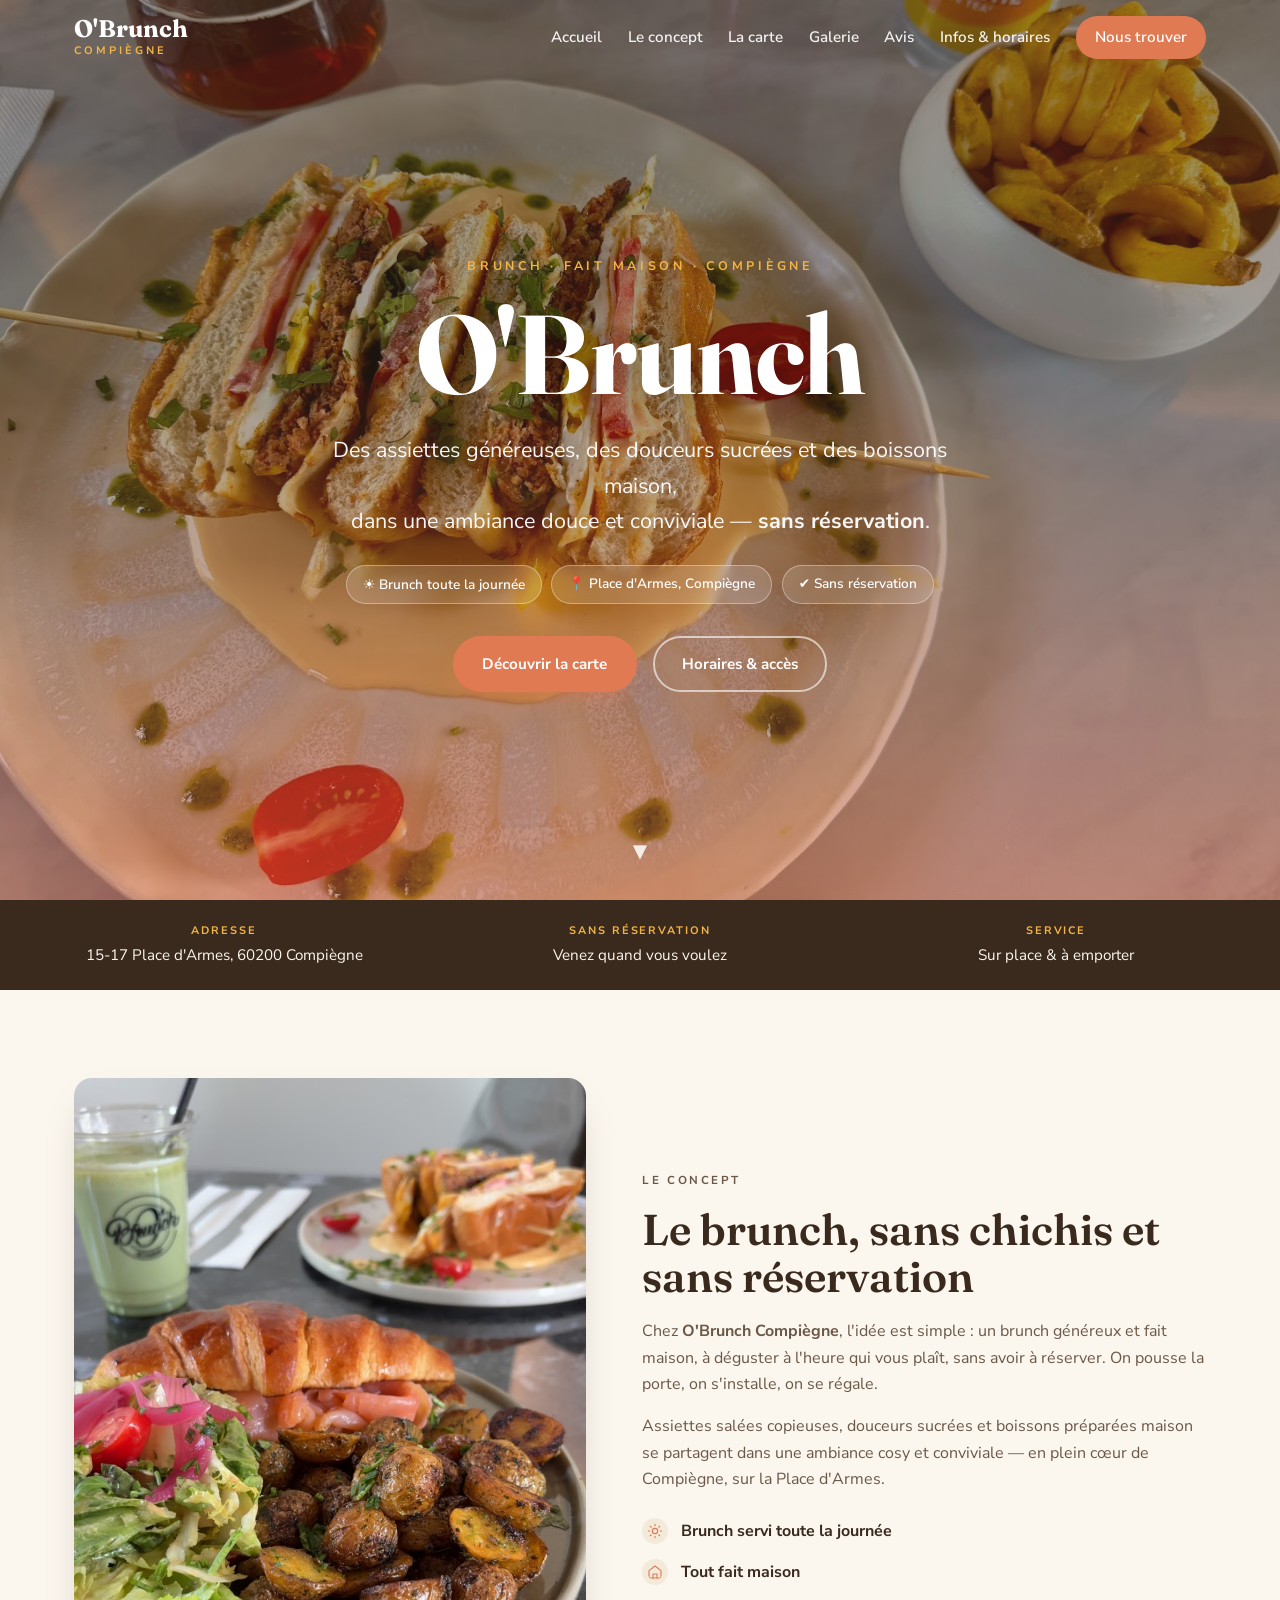
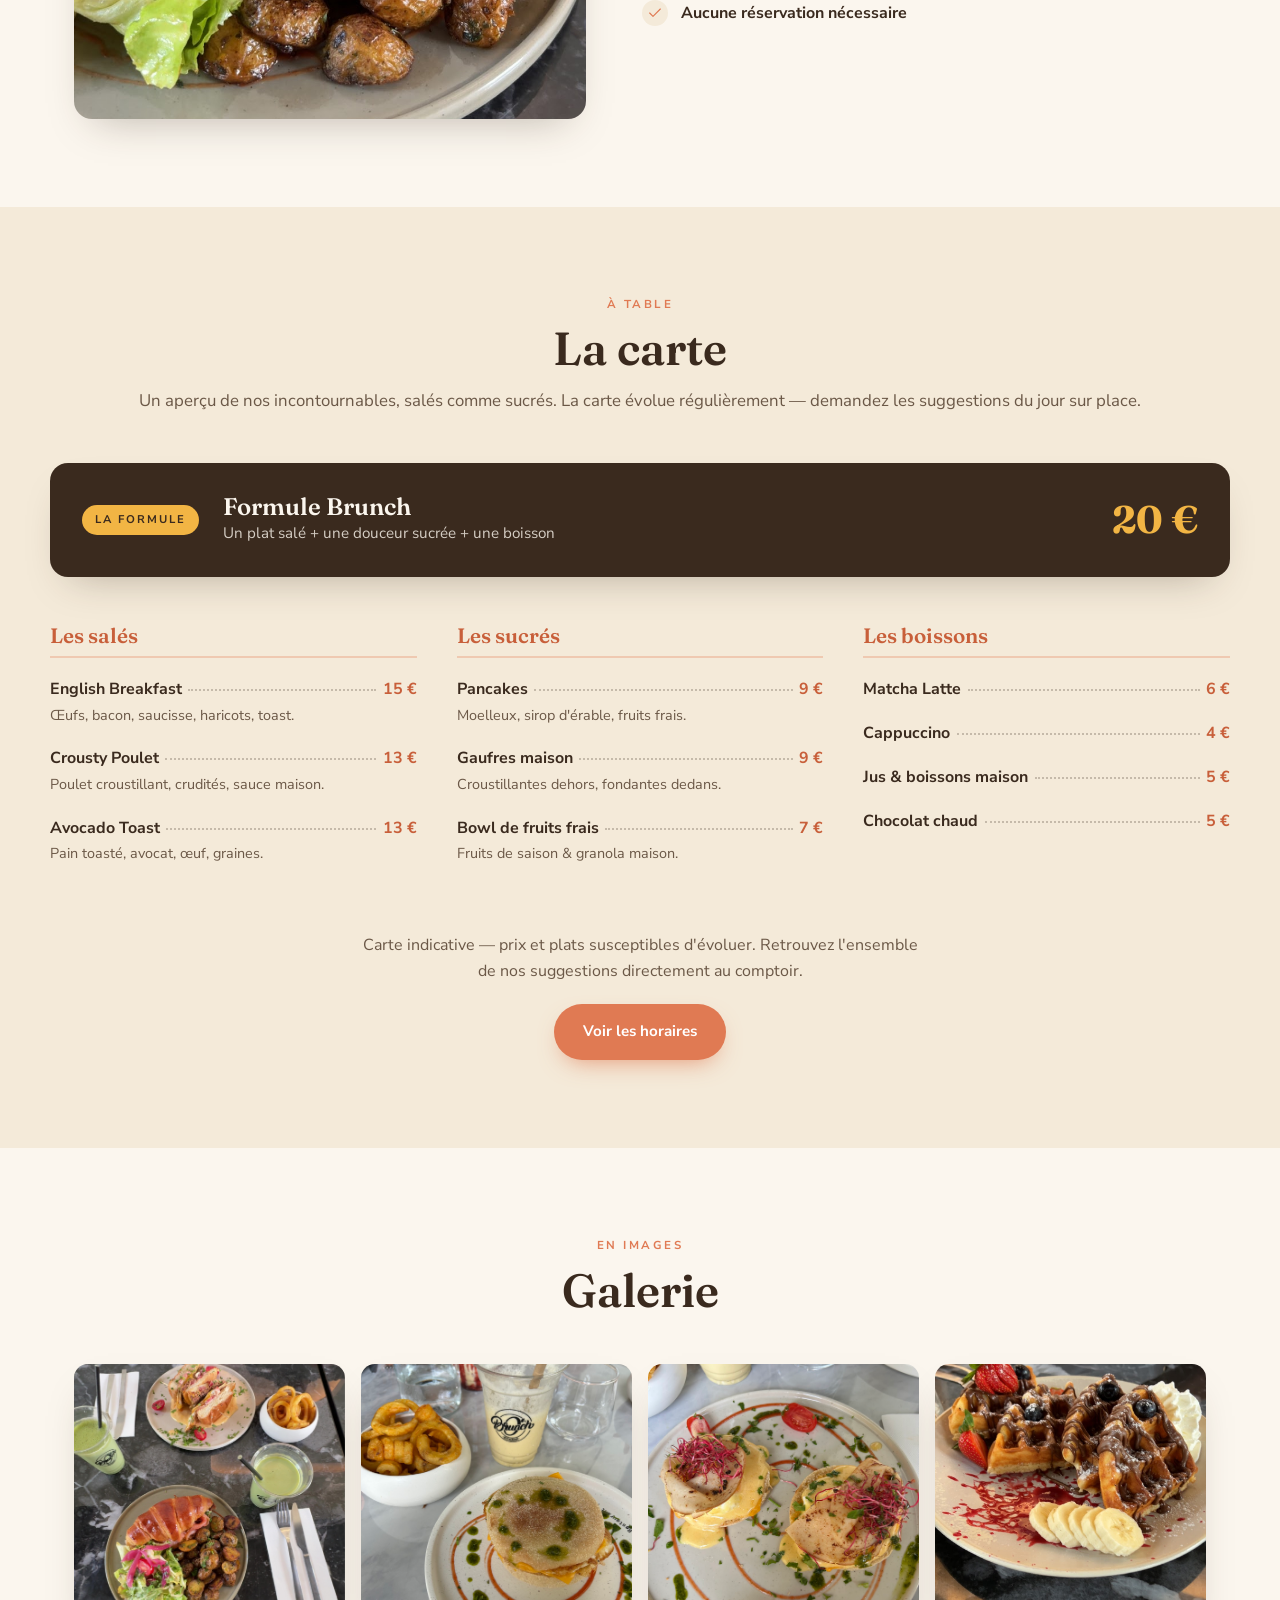
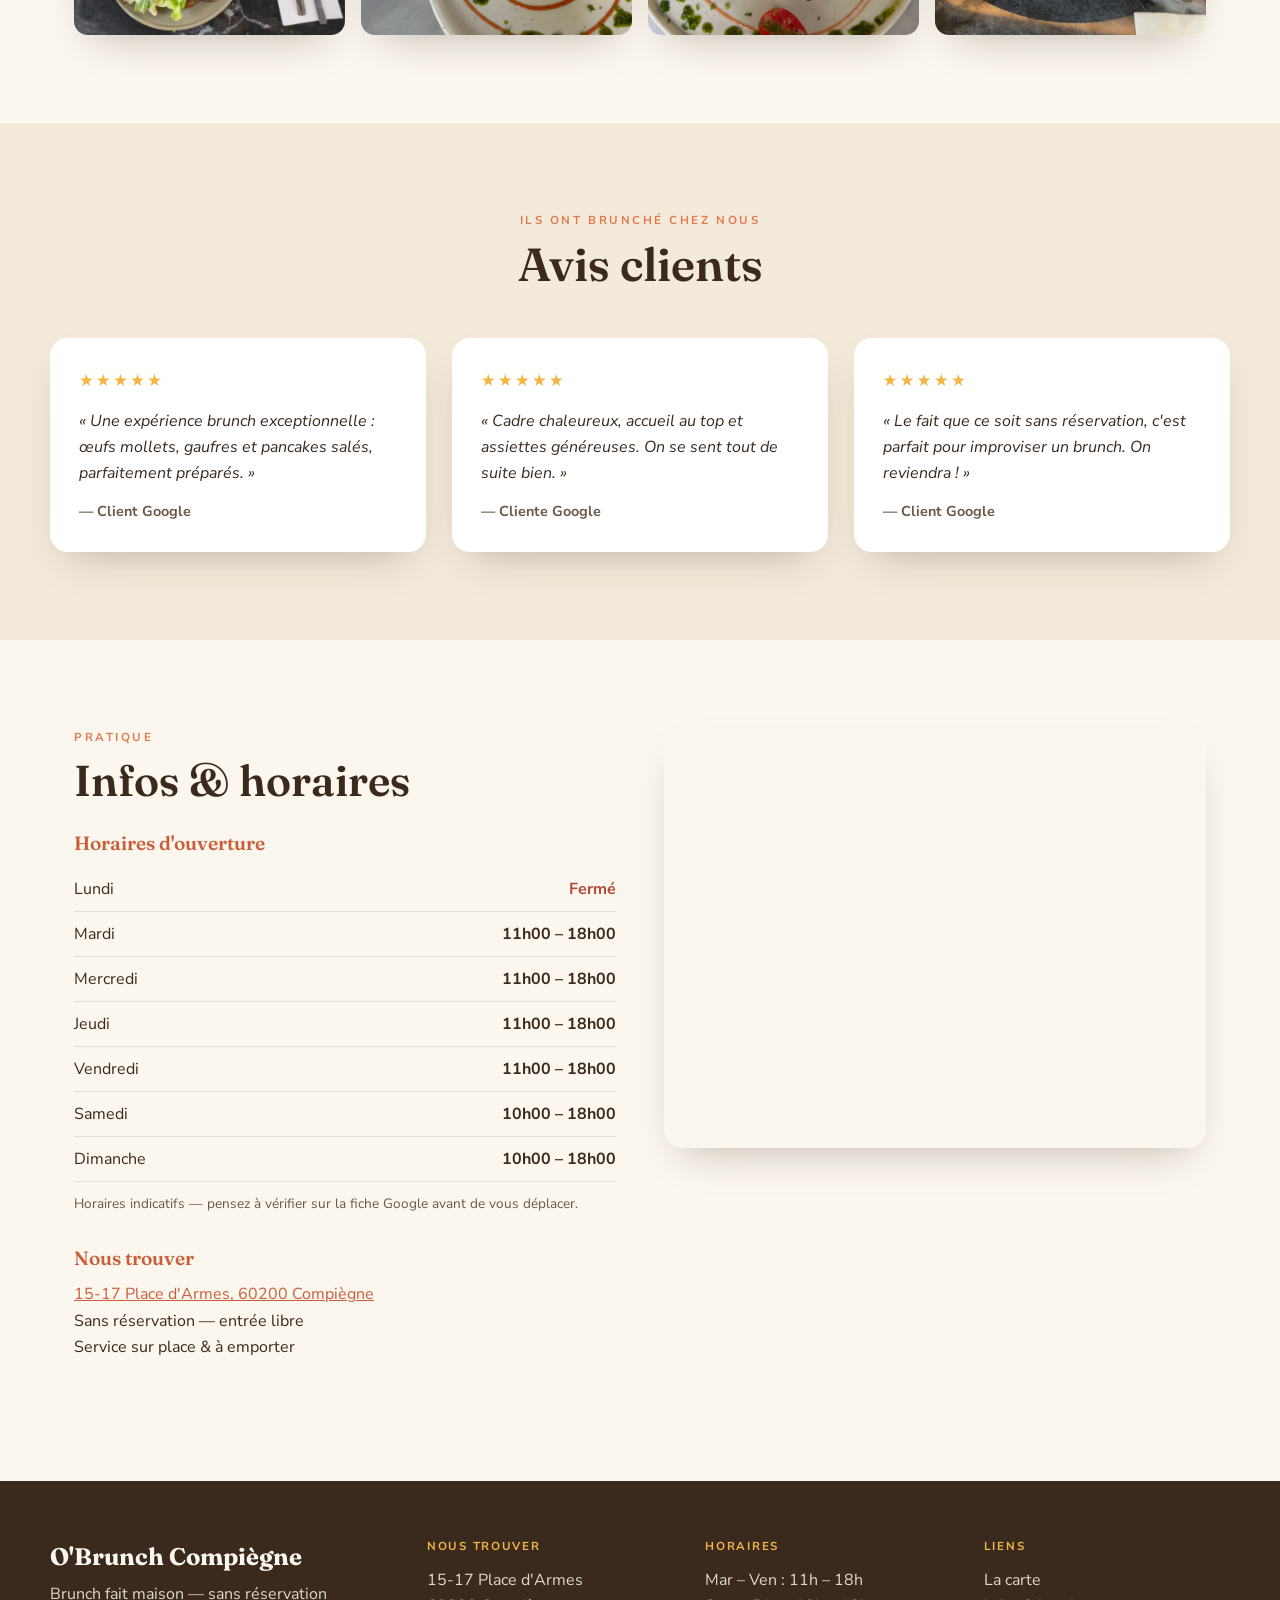
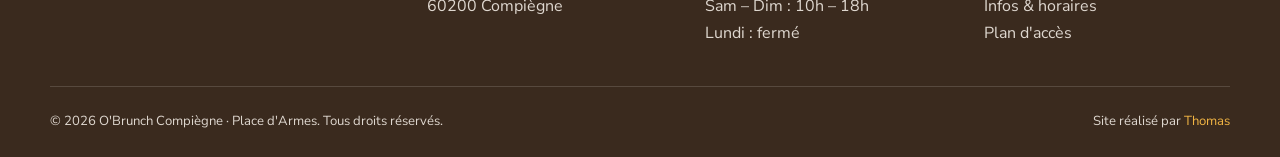
<file: o-brunch-compiegne/index.html>
<!DOCTYPE html>
<html lang="fr">
<head>
  <meta charset="UTF-8" />
  <meta name="viewport" content="width=device-width, initial-scale=1.0" />
  <title>O'Brunch Compiègne — Brunch sans réservation, fait maison | Place d'Armes</title>
  <meta name="description" content="O'Brunch Compiègne : brunch généreux et fait maison, sans réservation, en plein cœur de Compiègne (Place d'Armes). Assiettes salées & sucrées, pancakes, avocado toast, boissons maison. Sur place & à emporter." />
  <meta name="keywords" content="O'Brunch Compiègne, brunch Compiègne, brunch sans réservation, pancakes Compiègne, avocado toast, petit-déjeuner Compiègne, café Compiègne, brunch Place d'Armes" />
  <meta name="author" content="O'Brunch Compiègne" />
  <meta name="robots" content="index, follow" />

  <!-- Favicon (SVG inline : monogramme O'B) -->
  <link rel="icon" href="data:image/svg+xml,%3Csvg xmlns='http://www.w3.org/2000/svg' viewBox='0 0 64 64'%3E%3Crect width='64' height='64' rx='16' fill='%23e07a53'/%3E%3Ctext x='32' y='44' font-family='Georgia,serif' font-size='30' font-weight='700' fill='%23fbf6ee' text-anchor='middle'%3EO%27B%3C/text%3E%3C/svg%3E" />

  <!-- Open Graph / réseaux sociaux -->
  <meta property="og:type" content="restaurant" />
  <meta property="og:title" content="O'Brunch Compiègne — Brunch sans réservation, fait maison" />
  <meta property="og:description" content="Brunch généreux et fait maison, sans réservation, au cœur de Compiègne. Sur place & à emporter." />
  <meta property="og:image" content="images/g6.jpg" />
  <meta property="og:locale" content="fr_FR" />

  <link rel="preconnect" href="https://fonts.googleapis.com" />
  <link rel="preconnect" href="https://fonts.gstatic.com" crossorigin />
  <link href="https://fonts.googleapis.com/css2?family=Fraunces:opsz,wght@9..144,500;9..144,600;9..144,700&family=Nunito+Sans:wght@300;400;600;700&display=swap" rel="stylesheet" />
  <link rel="stylesheet" href="styles.css" />

  <!-- Données structurées Google (rich results : adresse, horaires) -->
  <script type="application/ld+json">
  {
    "@context": "https://schema.org",
    "@type": "Restaurant",
    "name": "O'Brunch Compiègne",
    "servesCuisine": ["Brunch", "Petit-déjeuner", "Cuisine maison"],
    "priceRange": "€€",
    "address": {
      "@type": "PostalAddress",
      "streetAddress": "15-17 Place d'Armes",
      "addressLocality": "Compiègne",
      "postalCode": "60200",
      "addressCountry": "FR"
    },
    "geo": {
      "@type": "GeoCoordinates",
      "latitude": 49.4179,
      "longitude": 2.8231
    },
    "openingHoursSpecification": [
      { "@type": "OpeningHoursSpecification", "dayOfWeek": ["Tuesday","Wednesday","Thursday","Friday"], "opens": "11:00", "closes": "18:00" },
      { "@type": "OpeningHoursSpecification", "dayOfWeek": ["Saturday","Sunday"], "opens": "10:00", "closes": "18:00" }
    ],
    "acceptsReservations": "False"
  }
  </script>
</head>
<body>

  <!-- ===== Barre de navigation ===== -->
  <header class="nav" id="nav">
    <div class="nav__inner">
      <a href="#accueil" class="nav__brand">
        <span class="nav__brand-main">O'Brunch</span>
        <span class="nav__brand-sub">Compiègne</span>
      </a>
      <nav class="nav__links" id="navLinks">
        <a href="#accueil">Accueil</a>
        <a href="#concept">Le concept</a>
        <a href="#carte">La carte</a>
        <a href="#galerie">Galerie</a>
        <a href="#avis">Avis</a>
        <a href="#infos">Infos &amp; horaires</a>
        <a href="#contact" class="nav__cta">Nous trouver</a>
      </nav>
      <button class="nav__burger" id="burger" aria-label="Ouvrir le menu" aria-expanded="false">
        <span></span><span></span><span></span>
      </button>
    </div>
  </header>

  <!-- ===== Hero ===== -->
  <section class="hero" id="accueil">
    <div class="hero__overlay"></div>
    <div class="hero__content">
      <p class="hero__eyebrow">Brunch · Fait maison · Compiègne</p>
      <h1 class="hero__title">O'Brunch</h1>
      <p class="hero__tagline">Des assiettes généreuses, des douceurs sucrées et des boissons maison,<br />dans une ambiance douce et conviviale — <strong>sans réservation</strong>.</p>
      <div class="hero__badges">
        <span class="badge">☀️ Brunch toute la journée</span>
        <span class="badge">📍 Place d'Armes, Compiègne</span>
        <span class="badge">✔️ Sans réservation</span>
      </div>
      <div class="hero__actions">
        <a href="#carte" class="btn btn--primary">Découvrir la carte</a>
        <a href="#infos" class="btn btn--ghost">Horaires &amp; accès</a>
      </div>
    </div>
    <a href="#concept" class="hero__scroll" aria-label="Descendre">▾</a>
  </section>

  <!-- ===== Bandeau pratique ===== -->
  <section class="strip">
    <div class="strip__item"><span class="strip__label">Adresse</span><span>15-17 Place d'Armes, 60200 Compiègne</span></div>
    <div class="strip__item"><span class="strip__label">Sans réservation</span><span>Venez quand vous voulez</span></div>
    <div class="strip__item"><span class="strip__label">Service</span><span>Sur place &amp; à emporter</span></div>
  </section>

  <!-- ===== Le concept ===== -->
  <section class="section concept" id="concept">
    <div class="concept__grid">
      <div class="concept__media">
        <img src="images/g7.jpg" alt="Croissant au saumon, pommes de terre sautées et boisson maison chez O'Brunch Compiègne" loading="lazy" />
      </div>
      <div class="concept__text">
        <p class="eyebrow">Le concept</p>
        <h2>Le brunch, sans chichis et sans réservation</h2>
        <p>Chez <strong>O'Brunch Compiègne</strong>, l'idée est simple : un brunch généreux et fait maison, à déguster à l'heure qui vous plaît, sans avoir à réserver. On pousse la porte, on s'installe, on se régale.</p>
        <p>Assiettes salées copieuses, douceurs sucrées et boissons préparées maison se partagent dans une ambiance cosy et conviviale — en plein cœur de Compiègne, sur la Place d'Armes.</p>
        <ul class="concept__points">
          <li>
            <svg viewBox="0 0 24 24" fill="none" stroke="currentColor" stroke-width="1.7" stroke-linecap="round" stroke-linejoin="round" aria-hidden="true"><circle cx="12" cy="12" r="4"/><path d="M12 2v2M12 20v2M4.9 4.9l1.4 1.4M17.7 17.7l1.4 1.4M2 12h2M20 12h2M4.9 19.1l1.4-1.4M17.7 6.3l1.4-1.4"/></svg>
            Brunch servi toute la journée
          </li>
          <li>
            <svg viewBox="0 0 24 24" fill="none" stroke="currentColor" stroke-width="1.7" stroke-linecap="round" stroke-linejoin="round" aria-hidden="true"><path d="M3 10l9-7 9 7v9a2 2 0 0 1-2 2H5a2 2 0 0 1-2-2z"/><path d="M9 21v-6h6v6"/></svg>
            Tout fait maison
          </li>
          <li>
            <svg viewBox="0 0 24 24" fill="none" stroke="currentColor" stroke-width="1.7" stroke-linecap="round" stroke-linejoin="round" aria-hidden="true"><path d="M20 6 9 17l-5-5"/></svg>
            Aucune réservation nécessaire
          </li>
        </ul>
      </div>
    </div>
  </section>

  <!-- ===== La carte ===== -->
  <section class="section carte" id="carte">
    <div class="section__head">
      <p class="eyebrow">À table</p>
      <h2>La carte</h2>
      <p class="section__lead">Un aperçu de nos incontournables, salés comme sucrés. La carte évolue régulièrement — demandez les suggestions du jour sur place.</p>
    </div>

    <div class="formula">
      <div class="formula__tag">La formule</div>
      <div class="formula__body">
        <h3>Formule Brunch</h3>
        <p>Un plat salé + une douceur sucrée + une boisson</p>
      </div>
      <div class="formula__price">20 €</div>
    </div>

    <div class="menu">
      <div class="menu__col">
        <h3 class="menu__cat">Les salés</h3>
        <div class="menu__item"><div class="menu__line"><span class="menu__name">English Breakfast</span><span class="dots"></span><span class="menu__price">15 €</span></div><p class="menu__desc">Œufs, bacon, saucisse, haricots, toast.</p></div>
        <div class="menu__item"><div class="menu__line"><span class="menu__name">Crousty Poulet</span><span class="dots"></span><span class="menu__price">13 €</span></div><p class="menu__desc">Poulet croustillant, crudités, sauce maison.</p></div>
        <div class="menu__item"><div class="menu__line"><span class="menu__name">Avocado Toast</span><span class="dots"></span><span class="menu__price">13 €</span></div><p class="menu__desc">Pain toasté, avocat, œuf, graines.</p></div>
      </div>

      <div class="menu__col">
        <h3 class="menu__cat">Les sucrés</h3>
        <div class="menu__item"><div class="menu__line"><span class="menu__name">Pancakes</span><span class="dots"></span><span class="menu__price">9 €</span></div><p class="menu__desc">Moelleux, sirop d'érable, fruits frais.</p></div>
        <div class="menu__item"><div class="menu__line"><span class="menu__name">Gaufres maison</span><span class="dots"></span><span class="menu__price">9 €</span></div><p class="menu__desc">Croustillantes dehors, fondantes dedans.</p></div>
        <div class="menu__item"><div class="menu__line"><span class="menu__name">Bowl de fruits frais</span><span class="dots"></span><span class="menu__price">7 €</span></div><p class="menu__desc">Fruits de saison &amp; granola maison.</p></div>
      </div>

      <div class="menu__col">
        <h3 class="menu__cat">Les boissons</h3>
        <div class="menu__item"><div class="menu__line"><span class="menu__name">Matcha Latte</span><span class="dots"></span><span class="menu__price">6 €</span></div></div>
        <div class="menu__item"><div class="menu__line"><span class="menu__name">Cappuccino</span><span class="dots"></span><span class="menu__price">4 €</span></div></div>
        <div class="menu__item"><div class="menu__line"><span class="menu__name">Jus &amp; boissons maison</span><span class="dots"></span><span class="menu__price">5 €</span></div></div>
        <div class="menu__item"><div class="menu__line"><span class="menu__name">Chocolat chaud</span><span class="dots"></span><span class="menu__price">5 €</span></div></div>
      </div>
    </div>

    <div class="carte__note">
      <p>Carte indicative — prix et plats susceptibles d'évoluer. Retrouvez l'ensemble de nos suggestions directement au comptoir.</p>
      <a href="#infos" class="btn btn--primary">Voir les horaires</a>
    </div>
  </section>

  <!-- ===== Galerie ===== -->
  <section class="section galerie" id="galerie">
    <div class="section__head">
      <p class="eyebrow">En images</p>
      <h2>Galerie</h2>
    </div>
    <div class="gallery">
      <img src="images/g2.jpg" alt="Brunch partagé : sandwich, croissant gourmand et boissons maison" loading="lazy" />
      <img src="images/g5.jpg" alt="Muffin œuf-cheddar croustillant, frites torsadées et milkshake maison" loading="lazy" />
      <img src="images/g8.jpg" alt="Œufs façon benedict, tomates cerises et roquette" loading="lazy" />
      <img src="images/g9.jpg" alt="Gaufres au chocolat, fruits frais et chantilly" loading="lazy" />
    </div>
  </section>

  <!-- ===== Avis ===== -->
  <section class="section avis" id="avis">
    <div class="section__head">
      <p class="eyebrow">Ils ont brunché chez nous</p>
      <h2>Avis clients</h2>
    </div>
    <div class="reviews">
      <blockquote class="review">
        <span class="stars">★★★★★</span>
        <p>« Une expérience brunch exceptionnelle : œufs mollets, gaufres et pancakes salés, parfaitement préparés. »</p>
        <footer>— Client Google</footer>
      </blockquote>
      <blockquote class="review">
        <span class="stars">★★★★★</span>
        <p>« Cadre chaleureux, accueil au top et assiettes généreuses. On se sent tout de suite bien. »</p>
        <footer>— Cliente Google</footer>
      </blockquote>
      <blockquote class="review">
        <span class="stars">★★★★★</span>
        <p>« Le fait que ce soit sans réservation, c'est parfait pour improviser un brunch. On reviendra ! »</p>
        <footer>— Client Google</footer>
      </blockquote>
    </div>
  </section>

  <!-- ===== Infos & horaires + carte ===== -->
  <section class="section infos" id="infos">
    <div class="infos__grid">
      <div class="infos__block">
        <p class="eyebrow">Pratique</p>
        <h2>Infos &amp; horaires</h2>

        <div class="infos__row">
          <h3>Horaires d'ouverture</h3>
          <table class="hours">
            <tr><td>Lundi</td><td class="closed">Fermé</td></tr>
            <tr><td>Mardi</td><td>11h00 – 18h00</td></tr>
            <tr><td>Mercredi</td><td>11h00 – 18h00</td></tr>
            <tr><td>Jeudi</td><td>11h00 – 18h00</td></tr>
            <tr><td>Vendredi</td><td>11h00 – 18h00</td></tr>
            <tr><td>Samedi</td><td>10h00 – 18h00</td></tr>
            <tr><td>Dimanche</td><td>10h00 – 18h00</td></tr>
          </table>
          <p class="infos__hint">Horaires indicatifs — pensez à vérifier sur la fiche Google avant de vous déplacer.</p>
        </div>

        <div class="infos__row" id="contact">
          <h3>Nous trouver</h3>
          <p><a href="https://maps.google.com/?q=O'Brunch+Compiègne+Place+d'Armes" target="_blank" rel="noopener">15-17 Place d'Armes, 60200 Compiègne</a></p>
          <p>Sans réservation — entrée libre</p>
          <p>Service sur place &amp; à emporter</p>
        </div>
      </div>

      <div class="infos__map">
        <iframe
          title="Carte — O'Brunch Compiègne, Place d'Armes"
          src="https://www.google.com/maps?q=Place%20d'Armes%2C%2060200%20Compi%C3%A8gne&output=embed"
          loading="lazy"
          referrerpolicy="no-referrer-when-downgrade"></iframe>
      </div>
    </div>
  </section>

  <!-- ===== Pied de page ===== -->
  <footer class="footer">
    <div class="footer__grid">
      <div>
        <p class="footer__brand">O'Brunch Compiègne</p>
        <p>Brunch fait maison — sans réservation</p>
      </div>
      <div>
        <p class="footer__title">Nous trouver</p>
        <p>15-17 Place d'Armes<br />60200 Compiègne</p>
      </div>
      <div>
        <p class="footer__title">Horaires</p>
        <p>Mar – Ven : 11h – 18h<br />Sam – Dim : 10h – 18h<br />Lundi : fermé</p>
      </div>
      <div>
        <p class="footer__title">Liens</p>
        <p><a href="#carte">La carte</a><br /><a href="#infos">Infos &amp; horaires</a><br /><a href="https://maps.google.com/?q=O'Brunch+Compiègne+Place+d'Armes" target="_blank" rel="noopener">Plan d'accès</a></p>
      </div>
    </div>
    <div class="footer__bottom">
      <p>© <span id="year"></span> O'Brunch Compiègne · Place d'Armes. Tous droits réservés.</p>
      <p class="footer__credit">Site réalisé par <a href="https://portfolio.ciril8596.workers.dev/" target="_blank" rel="noopener">Thomas</a></p>
    </div>
  </footer>

  <a href="https://maps.google.com/?q=O'Brunch+Compiègne+Place+d'Armes" target="_blank" rel="noopener" class="fab" aria-label="Itinéraire vers O'Brunch Compiègne">📍</a>

  <script src="script.js"></script>
</body>
</html>
</file>
<file: styles.css>
/* ===== La Table Gourmande — feuille de style ===== */
:root {
  --bg:        #faf7f2;
  --bg-warm:   #f3ece1;
  --ink:       #2a2118;
  --ink-soft:  #6b5d4d;
  --gold:      #b08948;
  --gold-dark: #8a6a34;
  --green:     #4a5a3c;
  --line:      rgba(42,33,24,0.12);
  --white:     #ffffff;
  --serif:     'Cormorant Garamond', Georgia, serif;
  --sans:      'Jost', system-ui, sans-serif;
  --maxw:      1180px;
  --radius:    4px;
}

* { box-sizing: border-box; margin: 0; padding: 0; }
html { scroll-behavior: smooth; }
body {
  font-family: var(--sans);
  color: var(--ink);
  background: var(--bg);
  line-height: 1.7;
  font-weight: 300;
  overflow-x: hidden;
}
img { display: block; max-width: 100%; }
a { color: inherit; text-decoration: none; }

h1, h2, h3 { font-family: var(--serif); font-weight: 600; line-height: 1.1; }
.eyebrow {
  font-size: 0.72rem; letter-spacing: 0.28em; text-transform: uppercase;
  color: var(--gold-dark); font-weight: 500; margin-bottom: 0.6rem;
}
.stars { color: var(--gold); letter-spacing: 2px; }

/* ===== Boutons ===== */
.btn {
  display: inline-block; padding: 0.85rem 1.9rem; border-radius: var(--radius);
  font-family: var(--sans); font-size: 0.82rem; letter-spacing: 0.12em;
  text-transform: uppercase; font-weight: 500; cursor: pointer;
  transition: all 0.25s ease; border: 1px solid transparent; text-align: center;
}
.btn--primary { background: var(--gold); color: var(--white); }
.btn--primary:hover { background: var(--gold-dark); transform: translateY(-2px); }
.btn--ghost { background: transparent; color: var(--white); border-color: rgba(255,255,255,0.6); }
.btn--ghost:hover { background: rgba(255,255,255,0.12); }
.btn--full { width: 100%; }

/* ===== Navigation ===== */
.nav {
  position: fixed; top: 0; left: 0; right: 0; z-index: 100;
  transition: background 0.3s ease, box-shadow 0.3s ease, padding 0.3s ease;
  padding: 1.1rem 0;
}
.nav--scrolled { background: var(--bg); box-shadow: 0 2px 18px rgba(0,0,0,0.07); padding: 0.6rem 0; }
.nav__inner {
  max-width: var(--maxw); margin: 0 auto; padding: 0 1.5rem;
  display: flex; align-items: center; justify-content: space-between;
}
.nav__brand { display: flex; flex-direction: column; line-height: 1; }
.nav__brand-main { font-family: var(--serif); font-size: 1.45rem; font-weight: 600; color: var(--white); }
.nav__brand-sub { font-size: 0.62rem; letter-spacing: 0.34em; text-transform: uppercase; color: rgba(255,255,255,0.8); margin-top: 3px; }
.nav--scrolled .nav__brand-main { color: var(--ink); }
.nav--scrolled .nav__brand-sub { color: var(--gold-dark); }
.nav__links { display: flex; align-items: center; gap: 1.9rem; }
.nav__links a { font-size: 0.82rem; letter-spacing: 0.06em; color: var(--white); transition: color 0.2s; }
.nav__links a:hover { color: var(--gold); }
.nav--scrolled .nav__links a { color: var(--ink); }
.nav--scrolled .nav__links a:hover { color: var(--gold-dark); }
.nav__cta {
  border: 1px solid currentColor; padding: 0.5rem 1.1rem; border-radius: var(--radius);
  text-transform: uppercase; letter-spacing: 0.12em; font-weight: 500;
}
.nav--scrolled .nav__cta { background: var(--gold); color: var(--white) !important; border-color: var(--gold); }
.nav__burger { display: none; flex-direction: column; gap: 5px; background: none; border: none; cursor: pointer; padding: 6px; }
.nav__burger span { width: 26px; height: 2px; background: var(--white); transition: 0.3s; }
.nav--scrolled .nav__burger span { background: var(--ink); }

/* ===== Hero ===== */
.hero {
  position: relative; min-height: 100vh; display: flex; align-items: center; justify-content: center;
  text-align: center; color: var(--white);
  background: url('images/hero.jpg') center/cover no-repeat fixed;
}
.hero__overlay { position: absolute; inset: 0; background: linear-gradient(rgba(30,22,14,0.55), rgba(30,22,14,0.68)); }
.hero__content { position: relative; z-index: 2; max-width: 760px; padding: 0 1.5rem; }
.hero__eyebrow { font-size: 0.78rem; letter-spacing: 0.3em; text-transform: uppercase; color: rgba(255,255,255,0.85); margin-bottom: 1.2rem; }
.hero__title { font-size: clamp(3rem, 9vw, 6rem); font-weight: 600; margin-bottom: 1rem; }
.hero__tagline { font-family: var(--serif); font-size: clamp(1.25rem, 3vw, 1.75rem); font-weight: 400; color: rgba(255,255,255,0.92); margin-bottom: 1.6rem; }
.hero__rating { display: flex; align-items: center; justify-content: center; gap: 0.6rem; font-size: 0.92rem; margin-bottom: 2.2rem; flex-wrap: wrap; }
.hero__rating .stars { font-size: 1.1rem; }
.hero__actions { display: flex; gap: 1rem; justify-content: center; flex-wrap: wrap; }
.hero__scroll { position: absolute; bottom: 1.6rem; left: 50%; transform: translateX(-50%); z-index: 2; color: var(--white); font-size: 1.6rem; animation: bob 2s infinite; }
@keyframes bob { 0%,100% { transform: translate(-50%, 0); } 50% { transform: translate(-50%, 8px); } }

/* ===== Bandeau pratique ===== */
.strip {
  background: var(--ink); color: #f0e7d8; display: flex; flex-wrap: wrap; justify-content: center;
  gap: 0.4rem 3rem; padding: 1.3rem 1.5rem; text-align: center;
}
.strip__item { display: flex; align-items: center; gap: 0.6rem; font-size: 0.9rem; }
.strip__label { font-size: 0.66rem; letter-spacing: 0.22em; text-transform: uppercase; color: var(--gold); }
.strip a:hover { color: var(--gold); }

/* ===== Sections génériques ===== */
.section { max-width: var(--maxw); margin: 0 auto; padding: 6rem 1.5rem; }
.section__head { text-align: center; max-width: 640px; margin: 0 auto 3.5rem; }
.section__head h2 { font-size: clamp(2rem, 5vw, 2.9rem); margin-bottom: 0.8rem; }
.section__lead { color: var(--ink-soft); font-size: 1.05rem; }

/* ===== La maison ===== */
.histoire__grid { display: grid; grid-template-columns: 1fr 1fr; gap: 4rem; align-items: center; }
.histoire__media img { border-radius: var(--radius); height: 100%; object-fit: cover; min-height: 420px; }
.histoire__text h2 { font-size: clamp(2rem, 5vw, 2.9rem); margin-bottom: 1.2rem; }
.histoire__text p { color: var(--ink-soft); margin-bottom: 1rem; }
.histoire__text strong { color: var(--ink); font-weight: 500; }
.histoire__points { list-style: none; display: flex; flex-wrap: wrap; gap: 1.4rem; margin-top: 1.6rem; }
.histoire__points li { display: flex; align-items: center; gap: 0.6rem; font-size: 0.92rem; font-weight: 400; }
.histoire__points svg { width: 22px; height: 22px; color: var(--gold-dark); flex-shrink: 0; }

/* ===== La carte ===== */
.carte { background: var(--bg-warm); max-width: none; }
.carte > * { max-width: var(--maxw); margin-left: auto; margin-right: auto; }
.menu { display: grid; grid-template-columns: repeat(3, 1fr); gap: 3rem; }
.menu__cat {
  font-size: 1.5rem; color: var(--gold-dark); margin-bottom: 1.4rem; padding-bottom: 0.6rem;
  border-bottom: 1px solid var(--line); text-align: center;
}
.menu__item { margin-bottom: 1.5rem; }
.menu__line { display: flex; align-items: baseline; gap: 0.4rem; }
.menu__name { font-family: var(--serif); font-size: 1.18rem; font-weight: 600; }
.dots { flex: 1; border-bottom: 1px dotted var(--ink-soft); transform: translateY(-3px); opacity: 0.5; }
.menu__price { font-weight: 500; color: var(--gold-dark); white-space: nowrap; }
.menu__desc { font-size: 0.9rem; color: var(--ink-soft); margin-top: 0.2rem; }
.carte__note {
  margin-top: 3.5rem; text-align: center; background: var(--white); padding: 2.2rem;
  border-radius: var(--radius); border: 1px solid var(--line);
}
.carte__note p { color: var(--ink-soft); margin-bottom: 1.3rem; }
.carte__note strong { color: var(--ink); font-weight: 500; }

/* ===== Galerie ===== */
.gallery { display: grid; grid-template-columns: repeat(2, 1fr); gap: 1rem; }
.gallery img {
  width: 100%; height: 340px; object-fit: cover; border-radius: var(--radius);
  transition: transform 0.4s ease, filter 0.4s ease; filter: saturate(0.95);
}
.gallery img:hover { transform: scale(1.03); filter: saturate(1.1); }

/* ===== Avis ===== */
.avis { background: var(--bg-warm); max-width: none; }
.avis > * { max-width: var(--maxw); margin-left: auto; margin-right: auto; }
.avis__score { margin-top: 0.8rem; font-size: 1rem; }
.avis__score .stars { font-size: 1.1rem; }
.reviews { display: grid; grid-template-columns: repeat(3, 1fr); gap: 1.6rem; }
.review {
  background: var(--white); padding: 2rem; border-radius: var(--radius);
  border: 1px solid var(--line); display: flex; flex-direction: column; gap: 0.9rem;
}
.review .stars { font-size: 1.05rem; }
.review p { font-family: var(--serif); font-size: 1.2rem; font-style: italic; color: var(--ink); }
.review footer { font-size: 0.82rem; color: var(--ink-soft); letter-spacing: 0.04em; }

/* ===== Infos & horaires ===== */
.infos__grid { display: grid; grid-template-columns: 1fr 1fr; gap: 3.5rem; align-items: start; }
.infos__block h2 { font-size: clamp(2rem, 5vw, 2.9rem); margin-bottom: 2rem; }
.infos__row { margin-bottom: 2.2rem; }
.infos__row h3 { font-size: 1.3rem; margin-bottom: 0.8rem; color: var(--gold-dark); }
.hours { width: 100%; border-collapse: collapse; }
.hours td { padding: 0.5rem 0; border-bottom: 1px solid var(--line); font-size: 0.95rem; }
.hours td:last-child { text-align: right; color: var(--ink-soft); }
.hours .closed { color: #b14a3a; }
.infos__hint { font-size: 0.82rem; color: var(--ink-soft); margin-top: 0.7rem; font-style: italic; }
.infos__row a:hover { color: var(--gold-dark); }
.infos__map iframe { width: 100%; height: 460px; border: 0; border-radius: var(--radius); filter: grayscale(0.2); }

/* ===== Réservation ===== */
.reservation {
  max-width: none;
  background: url('images/reservation.jpg') center/cover fixed;
  position: relative;
}
.reservation::before { content: ''; position: absolute; inset: 0; background: rgba(28,21,13,0.78); }
.reservation__inner { position: relative; z-index: 2; max-width: 720px; margin: 0 auto; }
.reservation .eyebrow { color: var(--gold); }
.reservation .section__head h2, .reservation .section__lead { color: var(--white); }
.reservation .section__lead a { color: var(--gold); }
.form { background: var(--bg); padding: 2.4rem; border-radius: var(--radius); }
.form__grid { display: grid; grid-template-columns: 1fr 1fr; gap: 1.1rem; margin-bottom: 1.1rem; }
.form__full { grid-column: 1 / -1; }
.form label { display: flex; flex-direction: column; gap: 0.4rem; min-width: 0; font-size: 0.78rem; letter-spacing: 0.08em; text-transform: uppercase; color: var(--ink-soft); font-weight: 500; }
.form input, .form textarea {
  width: 100%; box-sizing: border-box;
  font-family: var(--sans); font-size: 0.95rem; padding: 0.7rem 0.85rem; border: 1px solid var(--line);
  border-radius: var(--radius); background: var(--white); color: var(--ink); text-transform: none; letter-spacing: 0; font-weight: 300;
}
.form input:focus, .form textarea:focus { outline: none; border-color: var(--gold); box-shadow: 0 0 0 3px rgba(176,137,72,0.15); }
.form textarea { margin-bottom: 1.3rem; resize: vertical; }
.form__status { margin-top: 1rem; text-align: center; font-size: 0.9rem; min-height: 1.2em; }
.form__status.ok { color: var(--green); }
.form__status.err { color: #b14a3a; }

/* ===== Pied de page ===== */
.footer { background: var(--ink); color: #d8cdba; padding: 4rem 1.5rem 2rem; }
.footer__grid { max-width: var(--maxw); margin: 0 auto; display: grid; grid-template-columns: 1.4fr 1fr 1fr 1fr; gap: 2.5rem; }
.footer__brand { font-family: var(--serif); font-size: 1.5rem; color: var(--white); margin-bottom: 0.5rem; }
.footer__title { font-size: 0.72rem; letter-spacing: 0.2em; text-transform: uppercase; color: var(--gold); margin-bottom: 0.8rem; }
.footer p { font-size: 0.9rem; margin-bottom: 0.3rem; }
.footer a:hover { color: var(--gold); }
.footer__bottom { max-width: var(--maxw); margin: 3rem auto 0; padding-top: 1.5rem; border-top: 1px solid rgba(255,255,255,0.12); text-align: center; font-size: 0.8rem; color: #9a8d78; }
.footer__credit { margin-top: 0.4rem; }
.footer__credit a { color: var(--gold); }
.footer__credit a:hover { text-decoration: underline; }

/* ===== Bouton flottant appel ===== */
.fab {
  position: fixed; bottom: 1.5rem; right: 1.5rem; z-index: 90;
  width: 56px; height: 56px; border-radius: 50%; background: var(--gold);
  display: none; align-items: center; justify-content: center; font-size: 1.4rem;
  box-shadow: 0 6px 20px rgba(0,0,0,0.25); transition: transform 0.2s, background 0.2s;
}
.fab:hover { background: var(--gold-dark); transform: scale(1.08); }

/* ===== Animations d'apparition ===== */
.reveal { opacity: 0; transform: translateY(28px); transition: opacity 0.7s ease, transform 0.7s ease; }
.reveal.visible { opacity: 1; transform: none; }

/* ===== Responsive ===== */
@media (max-width: 900px) {
  .histoire__grid, .infos__grid { grid-template-columns: 1fr; gap: 2.5rem; }
  .histoire__media img { min-height: 300px; }
  .menu, .reviews, .gallery { grid-template-columns: 1fr 1fr; }
  .footer__grid { grid-template-columns: 1fr 1fr; }
}
@media (max-width: 760px) {
  .nav__links {
    position: fixed; top: 0; right: -100%; height: 100vh; width: 75%; max-width: 320px;
    background: var(--bg); flex-direction: column; justify-content: center; gap: 2rem;
    box-shadow: -8px 0 30px rgba(0,0,0,0.15); transition: right 0.35s ease; padding: 2rem;
  }
  .nav__links.open { right: 0; }
  .nav__links a { color: var(--ink) !important; font-size: 1rem; }
  .nav__burger { display: flex; z-index: 101; }
  .hero { background-attachment: scroll; }
  .reservation { background-attachment: scroll; }
  .menu, .reviews, .gallery { grid-template-columns: 1fr; }
  .form { padding: 1.6rem; }
  .form__grid { gap: 0.8rem; }
  .section { padding: 4rem 1.5rem; }
  .strip { gap: 0.8rem; flex-direction: column; }
  .fab { display: flex; }
  .gallery img { height: 220px; }
}
</file>
<file: krousty-factory/styles.css>
:root{
  --bg:#120d08;
  --bg-2:#1b1409;
  --cream:#f7efe2;
  --crust:#f4a418;       /* golden crispy */
  --crust-deep:#e1740f;  /* deep fried orange */
  --chili:#d52b1e;       /* chili red */
  --ink:#1a1206;
  --muted:#a89472;
  --line:rgba(247,239,226,.12);
  --display:'Anton',sans-serif;
  --body:'Inter',system-ui,sans-serif;
}

*{box-sizing:border-box;margin:0;padding:0}
html{scroll-behavior:smooth}
body{
  background:var(--bg);
  color:var(--cream);
  font-family:var(--body);
  line-height:1.6;
  -webkit-font-smoothing:antialiased;
  overflow-x:hidden;
}
img{max-width:100%;display:block}
a{color:inherit;text-decoration:none}

.btn{
  display:inline-block;
  font-weight:700;
  font-size:.95rem;
  padding:.85rem 1.6rem;
  border-radius:999px;
  letter-spacing:.02em;
  transition:transform .15s ease, box-shadow .15s ease, background .2s ease;
}
.btn:hover{transform:translateY(-2px)}
.btn-order{
  background:var(--crust);
  color:var(--ink);
  box-shadow:0 8px 24px rgba(244,164,24,.35);
}
.btn-order:hover{background:var(--crust-deep);box-shadow:0 12px 30px rgba(225,116,15,.45)}
.btn-ghost{
  border:2px solid var(--line);
  color:var(--cream);
}
.btn-ghost:hover{border-color:var(--crust);color:var(--crust)}

/* NAV */
.nav{
  position:fixed;top:0;left:0;right:0;z-index:50;
  display:flex;align-items:center;gap:1.5rem;
  padding:1rem clamp(1rem,4vw,3rem);
  transition:background .3s ease, backdrop-filter .3s ease, padding .3s ease;
}
.nav.scrolled{
  background:rgba(18,13,8,.85);
  backdrop-filter:blur(12px);
  border-bottom:1px solid var(--line);
  padding-top:.7rem;padding-bottom:.7rem;
}
.brand{display:flex;align-items:center;gap:.7rem;margin-right:auto}
.brand-mark{
  font-family:var(--display);
  background:var(--chili);
  color:var(--cream);
  width:42px;height:42px;border-radius:10px;
  display:grid;place-items:center;
  font-size:1.25rem;letter-spacing:.04em;
  transform:rotate(-4deg);
  box-shadow:0 4px 12px rgba(213,43,30,.4);
}
.brand-text{font-weight:800;font-size:1.05rem;letter-spacing:-.01em}
.brand-text em{color:var(--crust);font-style:normal;font-weight:800}
.nav-links{display:flex;gap:1.8rem;font-weight:600;font-size:.95rem}
.nav-links a{color:var(--muted);transition:color .2s}
.nav-links a:hover{color:var(--cream)}
.nav-toggle{display:none;background:none;border:0;color:var(--cream);font-size:1.5rem;cursor:pointer}

/* HERO */
.hero{
  position:relative;
  min-height:100vh;
  display:flex;align-items:center;
  padding:7rem clamp(1.2rem,5vw,5rem) 3rem;
  background:
    radial-gradient(120% 90% at 80% 0%, rgba(225,116,15,.28), transparent 55%),
    radial-gradient(90% 80% at 10% 100%, rgba(213,43,30,.22), transparent 55%),
    linear-gradient(180deg,var(--bg) 0%, var(--bg-2) 100%);
  overflow:hidden;
}
.hero-grain{
  position:absolute;inset:0;opacity:.5;pointer-events:none;
  background-image:url("data:image/svg+xml,%3Csvg xmlns='http://www.w3.org/2000/svg' width='160' height='160'%3E%3Cfilter id='n'%3E%3CfeTurbulence type='fractalNoise' baseFrequency='.85' numOctaves='2'/%3E%3C/filter%3E%3Crect width='100%25' height='100%25' filter='url(%23n)' opacity='.045'/%3E%3C/svg%3E");
}
.hero-inner{position:relative;max-width:920px}
.eyebrow{
  display:inline-block;
  font-weight:700;font-size:.8rem;letter-spacing:.18em;text-transform:uppercase;
  color:var(--crust);
  border:1px solid var(--line);
  padding:.4rem .9rem;border-radius:999px;
  margin-bottom:1.6rem;
}
.hero h1{
  font-family:var(--display);
  font-size:clamp(3.2rem,11vw,8.5rem);
  line-height:.92;
  letter-spacing:.005em;
  text-transform:uppercase;
}
.hero h1 .krousty{
  color:transparent;
  background:linear-gradient(180deg,var(--crust) 0%, var(--crust-deep) 100%);
  -webkit-background-clip:text;background-clip:text;
}
.hero-sub{
  max-width:560px;margin:1.6rem 0 2.2rem;
  font-size:1.15rem;color:#e7dcc8;
}
.hero-actions{display:flex;gap:1rem;flex-wrap:wrap;margin-bottom:2.4rem}
.hero-tags{
  list-style:none;display:flex;gap:1.6rem;flex-wrap:wrap;
  font-size:.95rem;color:var(--muted);font-weight:500;
}

/* MARQUEE */
.marquee{
  background:var(--chili);
  color:var(--cream);
  overflow:hidden;white-space:nowrap;
  border-top:3px solid var(--ink);border-bottom:3px solid var(--ink);
  padding:.7rem 0;
}
.marquee-track{
  display:inline-block;
  font-family:var(--display);
  font-size:1.15rem;letter-spacing:.05em;
  animation:scroll 26s linear infinite;
}
@keyframes scroll{from{transform:translateX(0)}to{transform:translateX(-50%)}}

/* sections */
section{padding:clamp(4rem,9vw,8rem) clamp(1.2rem,5vw,5rem)}
.section-kicker{
  font-weight:700;font-size:.8rem;letter-spacing:.18em;text-transform:uppercase;
  color:var(--crust-deep);margin-bottom:1rem;
}
.section-kicker.light{color:var(--crust)}
h2{
  font-family:var(--display);
  font-size:clamp(2rem,5vw,3.6rem);
  line-height:1.02;text-transform:uppercase;letter-spacing:.01em;
  margin-bottom:1.4rem;
}

/* CONCEPT */
.concept{
  display:grid;grid-template-columns:1.1fr 1fr;gap:clamp(2rem,5vw,5rem);
  align-items:center;
}
.concept-text p{color:#d9cdb6;margin-bottom:1rem;max-width:48ch}
.concept-text strong{color:var(--cream)}
.concept-cards{display:flex;flex-direction:column;gap:1rem}
.ccard{
  border:1px solid var(--line);border-radius:18px;
  padding:1.6rem 1.6rem 1.4rem;
  background:linear-gradient(180deg,rgba(247,239,226,.04),transparent);
  position:relative;transition:border-color .2s, transform .2s;
}
.ccard:hover{border-color:var(--crust);transform:translateY(-3px)}
.ccard-num{font-family:var(--display);color:var(--crust);font-size:1.3rem}
.ccard h3{margin:.4rem 0 .5rem;font-size:1.2rem}
.ccard p{color:var(--muted);font-size:.95rem}

/* MENU */
.menu{background:var(--bg-2)}
.menu-head{text-align:center;max-width:680px;margin:0 auto 3rem}
.menu-note{color:var(--muted);font-size:.95rem;margin-top:.4rem}
.menu-grid{
  display:grid;grid-template-columns:repeat(auto-fill,minmax(250px,1fr));
  gap:1.1rem;max-width:1100px;margin:0 auto;
}
.dish{
  border:1px solid var(--line);border-radius:18px;padding:1.5rem;
  background:rgba(18,13,8,.5);position:relative;
  transition:transform .2s, border-color .2s;
}
.dish:hover{transform:translateY(-4px);border-color:var(--crust-deep)}
.dish h3{font-size:1.2rem;margin-bottom:.5rem}
.dish p{color:var(--muted);font-size:.92rem;margin-bottom:1rem}
.dish-size{
  font-size:.78rem;font-weight:700;letter-spacing:.08em;text-transform:uppercase;
  color:var(--crust);
}
.dish-feature{
  grid-column:span 2;
  background:linear-gradient(135deg,rgba(244,164,24,.16),rgba(213,43,30,.12));
  border-color:rgba(244,164,24,.4);
}
.dish-feature h3{font-size:1.6rem;font-family:var(--display);letter-spacing:.02em}
.dish-feature p{color:#e7dcc8;font-size:1rem}
.dish-badge{
  position:absolute;top:1.2rem;right:1.2rem;
  background:var(--chili);color:var(--cream);
  font-size:.7rem;font-weight:700;letter-spacing:.1em;text-transform:uppercase;
  padding:.3rem .7rem;border-radius:999px;
}

/* ORDER */
.order{
  background:
    radial-gradient(80% 120% at 50% 0%, rgba(225,116,15,.18), transparent 60%),
    var(--bg);
  text-align:center;
}
.order-inner{max-width:900px;margin:0 auto}
.order-sub{color:#d9cdb6;max-width:60ch;margin:0 auto 2.6rem}
.order-platforms{
  display:grid;grid-template-columns:repeat(3,1fr);gap:1rem;
}
.platform{
  border:1px solid var(--line);border-radius:18px;
  padding:1.8rem 1.4rem;
  display:flex;flex-direction:column;gap:.6rem;align-items:flex-start;
  text-align:left;transition:transform .2s, border-color .2s, background .2s;
}
.platform:hover{transform:translateY(-4px)}
.platform-name{font-weight:800;font-size:1.25rem}
.platform-cta{color:var(--muted);font-weight:600}
.platform.deliveroo:hover{border-color:#00ccbc;background:rgba(0,204,188,.08)}
.platform.ubereats:hover{border-color:#06c167;background:rgba(6,193,103,.08)}
.platform.store:hover{border-color:var(--crust);background:rgba(244,164,24,.08)}
.platform:hover .platform-cta{color:var(--cream)}

/* INFOS */
.infos{
  display:grid;grid-template-columns:1fr 1fr;gap:0;padding:0;
  border-top:1px solid var(--line);
}
.infos-map{min-height:440px}
.infos-map iframe{width:100%;height:100%;min-height:440px;border:0;filter:grayscale(.3) contrast(1.05)}
.infos-detail{padding:clamp(2.5rem,5vw,5rem)}
.info-list{margin:1.5rem 0 2rem;display:flex;flex-direction:column;gap:1.1rem}
.info-list div{border-bottom:1px solid var(--line);padding-bottom:1rem}
.info-list dt{font-size:.78rem;letter-spacing:.12em;text-transform:uppercase;color:var(--crust);font-weight:700;margin-bottom:.3rem}
.info-list dd{font-size:1.05rem;color:var(--cream)}
.info-list a{color:var(--crust);text-decoration:underline;text-underline-offset:3px}

/* FOOTER */
.footer{padding:clamp(3rem,6vw,5rem) clamp(1.2rem,5vw,5rem) 2.5rem;border-top:1px solid var(--line)}
.footer-top{display:flex;align-items:center;gap:1.2rem;margin-bottom:2rem}
.brand-mark.big{width:64px;height:64px;font-size:2rem;border-radius:14px}
.footer-tag{font-family:var(--display);font-size:1.6rem;text-transform:uppercase;color:var(--crust)}
.footer-meta p{color:var(--muted);font-size:.9rem;margin-bottom:.35rem}
.footer-disclaimer{font-size:.8rem;opacity:.7;margin-top:.8rem;max-width:60ch}

/* reveal */
[data-reveal]{opacity:0;transform:translateY(24px);transition:opacity .6s ease, transform .6s ease}
[data-reveal].in{opacity:1;transform:none}

/* RESPONSIVE */
@media(max-width:860px){
  .nav-links,.nav-cta{display:none}
  .nav-toggle{display:block}
  .nav.open .nav-links{
    display:flex;flex-direction:column;gap:1.2rem;
    position:absolute;top:100%;left:0;right:0;
    background:rgba(18,13,8,.97);padding:1.5rem 2rem;border-bottom:1px solid var(--line);
  }
  .concept{grid-template-columns:1fr}
  .dish-feature{grid-column:span 1}
  .order-platforms{grid-template-columns:1fr}
  .infos{grid-template-columns:1fr}
  .infos-map{min-height:300px}
}
@media(prefers-reduced-motion:reduce){
  .marquee-track{animation:none}
  *{scroll-behavior:auto}
}
</file>
<file: o-brunch-compiegne/styles.css>
/* ===== Variables & reset ===== */
:root {
  --cream: #fbf6ee;
  --cream-2: #f4ead9;
  --ink: #3a2a1e;
  --ink-soft: #6b5847;
  --terracotta: #e07a53;
  --terracotta-dark: #c85f3a;
  --sage: #7a8450;
  --honey: #f2b544;
  --white: #ffffff;
  --shadow: 0 18px 40px -20px rgba(58, 42, 30, .35);
  --radius: 18px;
  --serif: "Fraunces", Georgia, serif;
  --sans: "Nunito Sans", system-ui, sans-serif;
}

* { box-sizing: border-box; margin: 0; padding: 0; }
html { scroll-behavior: smooth; }
body {
  font-family: var(--sans);
  color: var(--ink);
  background: var(--cream);
  line-height: 1.65;
  -webkit-font-smoothing: antialiased;
}
img { max-width: 100%; display: block; }
a { color: inherit; }

h1, h2, h3 { font-family: var(--serif); font-weight: 600; line-height: 1.1; }

.eyebrow {
  text-transform: uppercase;
  letter-spacing: .22em;
  font-size: .72rem;
  font-weight: 700;
  color: var(--terracotta);
  margin-bottom: .6rem;
}

/* ===== Boutons ===== */
.btn {
  display: inline-block;
  padding: .85rem 1.7rem;
  border-radius: 999px;
  font-weight: 700;
  font-size: .95rem;
  text-decoration: none;
  transition: transform .15s ease, box-shadow .2s ease, background .2s ease;
  cursor: pointer;
  border: 2px solid transparent;
}
.btn--primary {
  background: var(--terracotta);
  color: var(--white);
  box-shadow: 0 10px 24px -10px rgba(224, 122, 83, .8);
}
.btn--primary:hover { background: var(--terracotta-dark); transform: translateY(-2px); }
.btn--ghost {
  background: transparent;
  color: var(--ink);
  border-color: rgba(58, 42, 30, .25);
}
.btn--ghost:hover { border-color: var(--ink); transform: translateY(-2px); }
.btn--full { width: 100%; text-align: center; }

/* ===== Navigation ===== */
.nav {
  position: fixed;
  top: 0; left: 0; right: 0;
  z-index: 50;
  transition: background .3s ease, box-shadow .3s ease;
}
.nav--scrolled {
  background: rgba(251, 246, 238, .94);
  backdrop-filter: blur(10px);
  box-shadow: 0 6px 24px -18px rgba(58, 42, 30, .6);
}
.nav__inner {
  max-width: 1180px;
  margin: 0 auto;
  padding: 1rem 1.5rem;
  display: flex;
  align-items: center;
  justify-content: space-between;
}
.nav__brand { text-decoration: none; line-height: 1; }
.nav__brand-main {
  font-family: var(--serif);
  font-weight: 700;
  font-size: 1.5rem;
  color: var(--white);
  display: block;
}
.nav__brand-sub {
  font-size: .68rem;
  text-transform: uppercase;
  letter-spacing: .28em;
  color: var(--honey);
  font-weight: 700;
}
.nav--scrolled .nav__brand-main { color: var(--ink); }
.nav--scrolled .nav__brand-sub { color: var(--terracotta); }

.nav__links { display: flex; align-items: center; gap: 1.6rem; }
.nav__links a {
  text-decoration: none;
  font-weight: 600;
  font-size: .95rem;
  color: rgba(255, 255, 255, .92);
  transition: color .2s ease;
}
.nav__links a:hover { color: var(--honey); }
.nav--scrolled .nav__links a { color: var(--ink-soft); }
.nav--scrolled .nav__links a:hover { color: var(--terracotta); }
.nav__cta {
  background: var(--terracotta);
  color: var(--white) !important;
  padding: .55rem 1.2rem;
  border-radius: 999px;
}
.nav__cta:hover { background: var(--terracotta-dark); }

.nav__burger {
  display: none;
  flex-direction: column;
  gap: 5px;
  background: none;
  border: 0;
  cursor: pointer;
  padding: 6px;
}
.nav__burger span {
  width: 26px; height: 3px;
  background: var(--white);
  border-radius: 3px;
  transition: .3s;
}
.nav--scrolled .nav__burger span { background: var(--ink); }

/* ===== Hero ===== */
.hero {
  position: relative;
  min-height: 100vh;
  display: flex;
  align-items: center;
  justify-content: center;
  text-align: center;
  color: var(--white);
  background: url("images/g6.jpg") center/cover no-repeat;
  padding: 6rem 1.5rem 3rem;
}
.hero__overlay {
  position: absolute; inset: 0;
  background: linear-gradient(180deg, rgba(58, 42, 30, .55) 0%, rgba(58, 42, 30, .45) 40%, rgba(200, 95, 58, .55) 100%);
}
.hero__content { position: relative; max-width: 760px; }
.hero__eyebrow {
  text-transform: uppercase;
  letter-spacing: .3em;
  font-size: .78rem;
  font-weight: 700;
  color: var(--honey);
  margin-bottom: 1rem;
}
.hero__title {
  font-size: clamp(3.5rem, 12vw, 7rem);
  font-weight: 700;
  letter-spacing: -.01em;
  margin-bottom: 1.1rem;
  text-shadow: 0 4px 30px rgba(0, 0, 0, .3);
}
.hero__tagline {
  font-size: clamp(1.05rem, 2.2vw, 1.35rem);
  font-weight: 400;
  max-width: 620px;
  margin: 0 auto 1.6rem;
  color: rgba(255, 255, 255, .95);
}
.hero__badges {
  display: flex;
  flex-wrap: wrap;
  gap: .6rem;
  justify-content: center;
  margin-bottom: 2rem;
}
.badge {
  background: rgba(255, 255, 255, .15);
  border: 1px solid rgba(255, 255, 255, .35);
  backdrop-filter: blur(4px);
  padding: .45rem 1rem;
  border-radius: 999px;
  font-size: .85rem;
  font-weight: 600;
}
.hero__actions { display: flex; gap: 1rem; justify-content: center; flex-wrap: wrap; }
.hero__actions .btn--ghost { color: var(--white); border-color: rgba(255, 255, 255, .6); }
.hero__actions .btn--ghost:hover { border-color: var(--white); background: rgba(255, 255, 255, .12); }
.hero__scroll {
  position: absolute;
  bottom: 1.6rem; left: 50%;
  transform: translateX(-50%);
  color: var(--white);
  text-decoration: none;
  font-size: 1.8rem;
  opacity: .85;
  animation: bob 2s ease-in-out infinite;
}
@keyframes bob { 0%,100% { transform: translate(-50%, 0); } 50% { transform: translate(-50%, 8px); } }

/* ===== Bandeau pratique ===== */
.strip {
  background: var(--ink);
  color: var(--cream);
  display: grid;
  grid-template-columns: repeat(3, 1fr);
  gap: 1rem;
  padding: 1.4rem 1.5rem;
  text-align: center;
}
.strip__item { display: flex; flex-direction: column; gap: .15rem; font-size: .95rem; }
.strip__label {
  text-transform: uppercase;
  letter-spacing: .18em;
  font-size: .68rem;
  font-weight: 700;
  color: var(--honey);
}
.strip__item a { color: var(--cream); text-decoration: none; }

/* ===== Sections génériques ===== */
.section { max-width: 1180px; margin: 0 auto; padding: 5.5rem 1.5rem; }
.section__head { text-align: center; max-width: 680px; margin: 0 auto 3rem; }
.section__head .eyebrow { display: flex; justify-content: center; }
.section__head h2 { font-size: clamp(2rem, 5vw, 2.9rem); margin-bottom: .8rem; }
.section__lead { color: var(--ink-soft); font-size: 1.05rem; }

/* ===== Concept ===== */
.concept__grid {
  display: grid;
  grid-template-columns: 1fr 1.1fr;
  gap: 3.5rem;
  align-items: center;
}
.concept__media img {
  border-radius: var(--radius);
  box-shadow: var(--shadow);
  aspect-ratio: 4 / 5;
  object-fit: cover;
}
.concept__text h2 { font-size: clamp(1.9rem, 4.5vw, 2.7rem); margin-bottom: 1.1rem; }
.concept__text p { color: var(--ink-soft); margin-bottom: 1rem; }
.concept__points { list-style: none; margin-top: 1.6rem; display: grid; gap: .9rem; }
.concept__points li {
  display: flex;
  align-items: center;
  gap: .8rem;
  font-weight: 700;
  color: var(--ink);
}
.concept__points svg {
  width: 26px; height: 26px;
  color: var(--terracotta);
  background: var(--cream-2);
  padding: 5px;
  border-radius: 50%;
  flex-shrink: 0;
}

/* ===== Carte ===== */
.carte { background: var(--cream-2); max-width: none; }
.carte > * { max-width: 1180px; margin-left: auto; margin-right: auto; }

.formula {
  display: flex;
  align-items: center;
  gap: 1.5rem;
  background: var(--ink);
  color: var(--cream);
  border-radius: var(--radius);
  padding: 1.6rem 2rem;
  margin-bottom: 3rem;
  box-shadow: var(--shadow);
  flex-wrap: wrap;
}
.formula__tag {
  text-transform: uppercase;
  letter-spacing: .18em;
  font-size: .7rem;
  font-weight: 700;
  color: var(--ink);
  background: var(--honey);
  padding: .35rem .8rem;
  border-radius: 999px;
}
.formula__body { flex: 1; min-width: 200px; }
.formula__body h3 { font-size: 1.5rem; color: var(--cream); }
.formula__body p { color: rgba(251, 246, 238, .8); font-size: .95rem; }
.formula__price {
  font-family: var(--serif);
  font-weight: 700;
  font-size: 2.4rem;
  color: var(--honey);
}

.menu {
  display: grid;
  grid-template-columns: repeat(3, 1fr);
  gap: 2.5rem;
}
.menu__cat {
  font-size: 1.3rem;
  color: var(--terracotta-dark);
  padding-bottom: .5rem;
  margin-bottom: 1.1rem;
  border-bottom: 2px solid rgba(224, 122, 83, .3);
}
.menu__item { margin-bottom: 1.1rem; }
.menu__line { display: flex; align-items: baseline; gap: .4rem; }
.menu__name { font-weight: 700; }
.dots { flex: 1; border-bottom: 2px dotted rgba(58, 42, 30, .25); transform: translateY(-3px); }
.menu__price { font-weight: 700; color: var(--terracotta-dark); white-space: nowrap; }
.menu__desc { font-size: .9rem; color: var(--ink-soft); margin-top: .1rem; }

.carte__note {
  text-align: center;
  margin-top: 3rem;
  display: flex;
  flex-direction: column;
  align-items: center;
  gap: 1.2rem;
}
.carte__note p { color: var(--ink-soft); max-width: 560px; }

/* ===== Galerie ===== */
.gallery {
  display: grid;
  grid-template-columns: repeat(4, 1fr);
  gap: 1rem;
}
.gallery img {
  border-radius: 14px;
  aspect-ratio: 1;
  object-fit: cover;
  box-shadow: var(--shadow);
  transition: transform .3s ease;
}
.gallery img:hover { transform: scale(1.03) rotate(-1deg); }
.galerie__note { text-align: center; color: var(--ink-soft); font-size: .85rem; margin-top: 1.4rem; }

/* ===== Avis ===== */
.avis { background: var(--cream-2); max-width: none; }
.avis > * { max-width: 1180px; margin-left: auto; margin-right: auto; }
.reviews { display: grid; grid-template-columns: repeat(3, 1fr); gap: 1.6rem; }
.review {
  background: var(--white);
  border-radius: var(--radius);
  padding: 1.8rem;
  box-shadow: var(--shadow);
}
.stars { color: var(--honey); letter-spacing: 2px; font-size: 1.05rem; }
.review p { margin: .8rem 0; font-style: italic; color: var(--ink); }
.review footer { font-weight: 700; color: var(--ink-soft); font-size: .9rem; }

/* ===== Infos ===== */
.infos__grid {
  display: grid;
  grid-template-columns: 1fr 1fr;
  gap: 3rem;
  align-items: start;
}
.infos__block h2 { font-size: clamp(1.9rem, 4.5vw, 2.7rem); margin-bottom: 1.8rem; }
.infos__row { margin-bottom: 2rem; }
.infos__row h3 { font-size: 1.2rem; margin-bottom: .8rem; color: var(--terracotta-dark); }
.hours { width: 100%; border-collapse: collapse; }
.hours td { padding: .55rem 0; border-bottom: 1px solid rgba(58, 42, 30, .12); }
.hours td:last-child { text-align: right; font-weight: 700; }
.hours .closed { color: #b34a3a; }
.infos__hint { font-size: .85rem; color: var(--ink-soft); margin-top: .7rem; }
.infos__row a { color: var(--terracotta-dark); }
.infos__map iframe {
  width: 100%;
  height: 420px;
  border: 0;
  border-radius: var(--radius);
  box-shadow: var(--shadow);
}

/* ===== Footer ===== */
.footer { background: var(--ink); color: rgba(251, 246, 238, .85); padding: 3.5rem 1.5rem 1.5rem; }
.footer__grid {
  max-width: 1180px;
  margin: 0 auto;
  display: grid;
  grid-template-columns: 1.4fr 1fr 1fr 1fr;
  gap: 2rem;
}
.footer__brand { font-family: var(--serif); font-size: 1.5rem; font-weight: 700; color: var(--cream); margin-bottom: .3rem; }
.footer__title { text-transform: uppercase; letter-spacing: .15em; font-size: .72rem; font-weight: 700; color: var(--honey); margin-bottom: .7rem; }
.footer a { color: rgba(251, 246, 238, .85); text-decoration: none; }
.footer a:hover { color: var(--honey); }
.footer__bottom {
  max-width: 1180px;
  margin: 2.5rem auto 0;
  padding-top: 1.5rem;
  border-top: 1px solid rgba(251, 246, 238, .15);
  display: flex;
  justify-content: space-between;
  flex-wrap: wrap;
  gap: .6rem;
  font-size: .82rem;
}
.footer__credit a { color: var(--honey); }

/* ===== Bouton flottant ===== */
.fab {
  position: fixed;
  bottom: 1.4rem; right: 1.4rem;
  width: 58px; height: 58px;
  background: var(--terracotta);
  color: var(--white);
  border-radius: 50%;
  display: none;
  align-items: center;
  justify-content: center;
  font-size: 1.5rem;
  text-decoration: none;
  box-shadow: 0 12px 28px -8px rgba(224, 122, 83, .9);
  z-index: 40;
}

/* ===== Responsive ===== */
@media (max-width: 860px) {
  .nav__links {
    position: fixed;
    top: 0; right: 0;
    height: 100vh;
    width: min(78vw, 320px);
    flex-direction: column;
    justify-content: center;
    background: var(--ink);
    gap: 1.8rem;
    transform: translateX(100%);
    transition: transform .35s ease;
    box-shadow: -10px 0 40px -20px rgba(0,0,0,.6);
  }
  .nav__links.open { transform: translateX(0); }
  .nav__links a { color: var(--cream); font-size: 1.1rem; }
  .nav--scrolled .nav__links a { color: var(--cream); }
  .nav__burger { display: flex; z-index: 60; }
  .nav__burger.open span { background: var(--cream); }
  .nav__burger.open span:nth-child(1) { transform: translateY(8px) rotate(45deg); }
  .nav__burger.open span:nth-child(2) { opacity: 0; }
  .nav__burger.open span:nth-child(3) { transform: translateY(-8px) rotate(-45deg); }

  .strip { grid-template-columns: 1fr; gap: .8rem; }
  .concept__grid { grid-template-columns: 1fr; gap: 2rem; }
  .concept__media img { aspect-ratio: 16 / 11; }
  .menu { grid-template-columns: 1fr; gap: 2rem; }
  .gallery { grid-template-columns: repeat(2, 1fr); }
  .reviews { grid-template-columns: 1fr; }
  .infos__grid { grid-template-columns: 1fr; gap: 2rem; }
  .footer__grid { grid-template-columns: 1fr 1fr; }
  .fab { display: flex; }
}

@media (max-width: 480px) {
  .section { padding: 4rem 1.2rem; }
  .footer__grid { grid-template-columns: 1fr; }
  .footer__bottom { flex-direction: column; }
}
</file>
